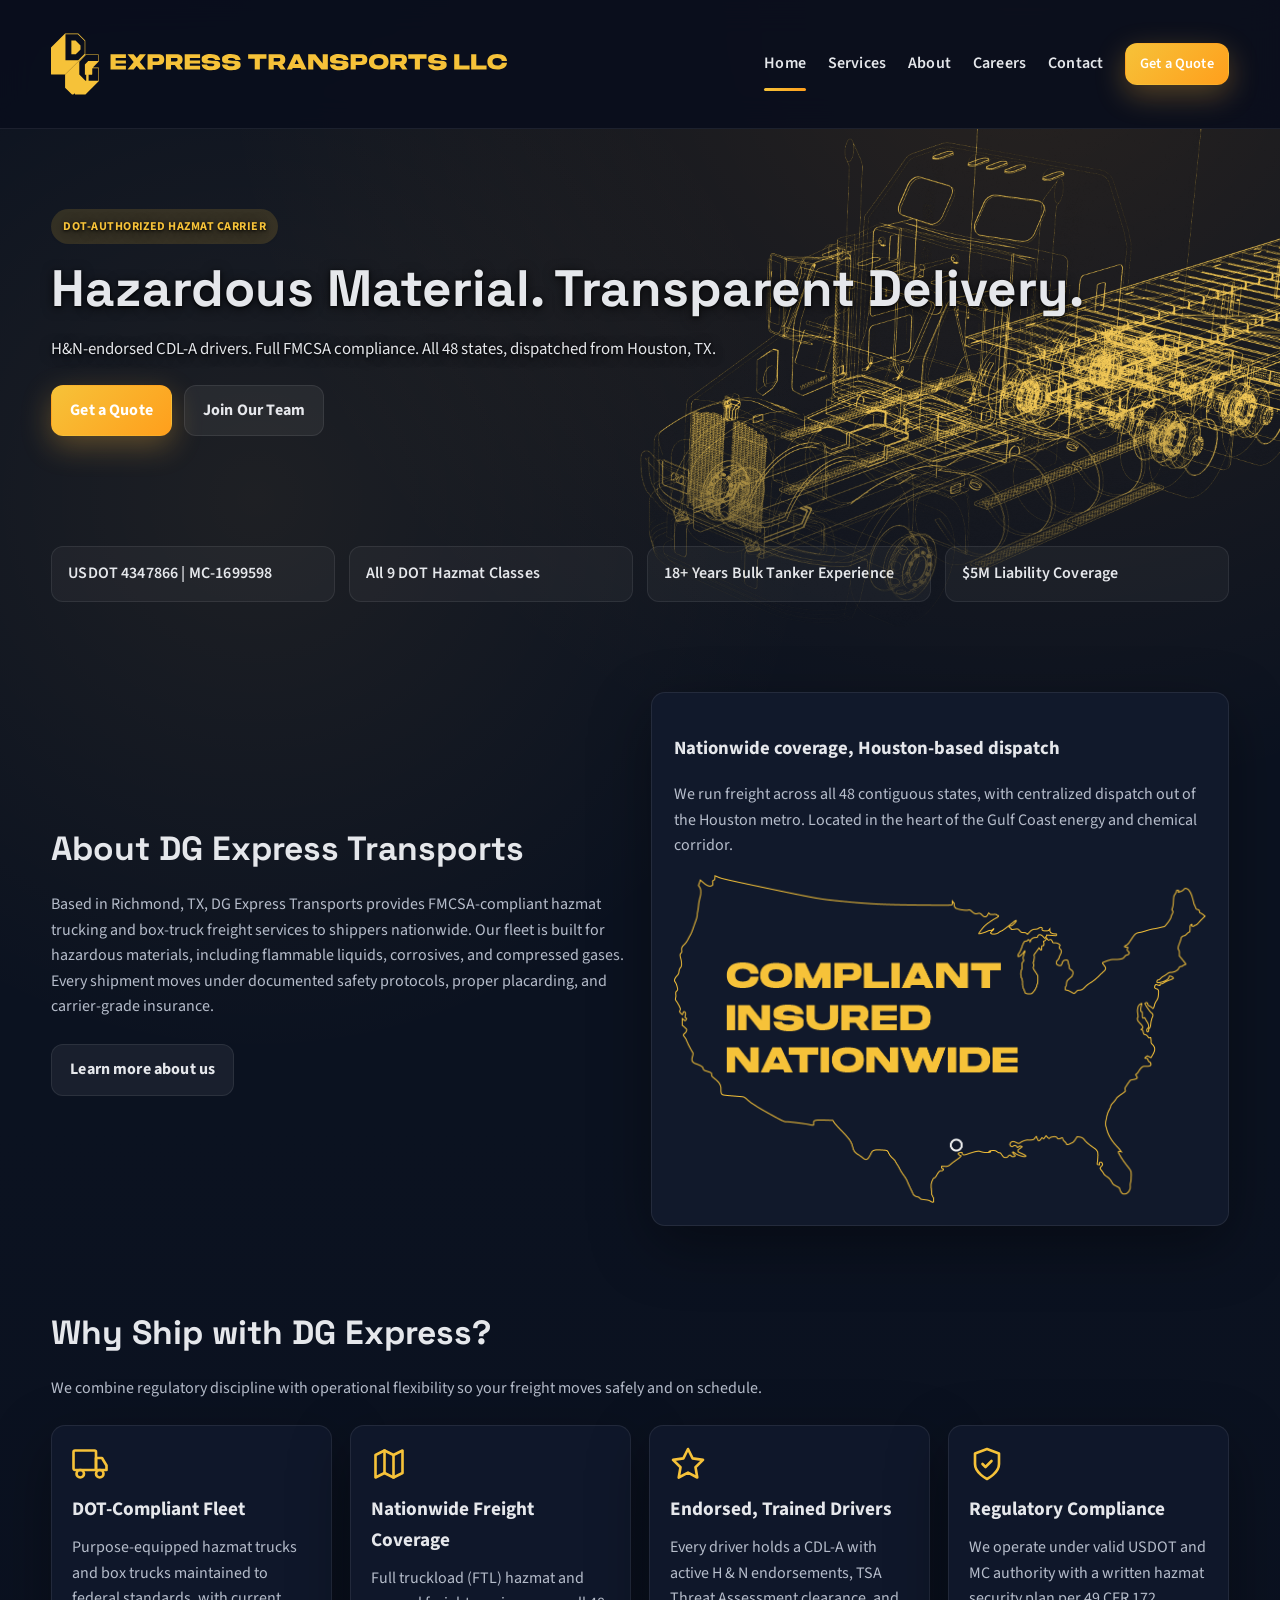
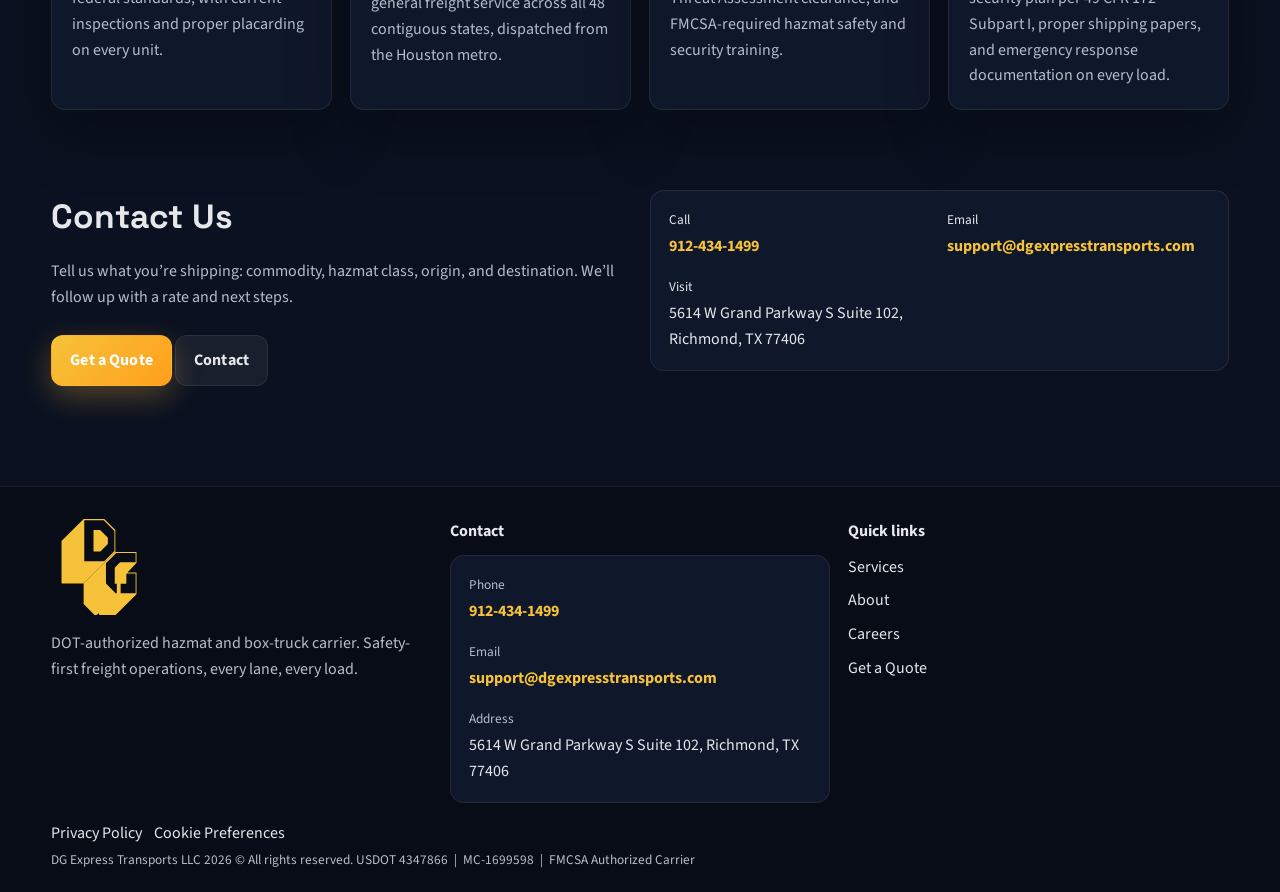
<file: index.html>
<!doctype html>
<html lang="en">
<head>
  <meta charset="UTF-8">
  <meta name="viewport" content="width=device-width, initial-scale=1.0">
  <title>DG Express Transports | Hazmat &amp; Box-Truck Freight Across America</title>
  <meta name="description" content="DOT-authorized hazmat and box-truck carrier serving shippers nationwide. CDL-A drivers with active H/N endorsements, full FMCSA compliance, and safety-first operations. Request a quote.">
  <!-- Open Graph / Social Preview -->
  <meta property="og:type" content="website">
  <meta property="og:site_name" content="DG Express Transports">
  <meta property="og:url" content="https://www.dgexpresstransports.com/">
  <meta property="og:title" content="DG Express Transports | Hazmat &amp; Box-Truck Freight Across America">
  <meta property="og:description" content="DOT-authorized hazmat and box-truck carrier serving shippers nationwide. CDL-A drivers with active H/N endorsements, full FMCSA compliance, and safety-first operations.">
  <meta property="og:image" content="https://www.dgexpresstransports.com/images/logos/preview.jpg">
  <meta property="og:image:secure_url" content="https://www.dgexpresstransports.com/images/logos/preview.jpg">
  <meta property="og:image:type" content="image/jpeg">
  <meta property="og:image:width" content="1200">
  <meta property="og:image:height" content="630">
  <meta property="og:image:alt" content="DG Express Transports — Hazmat &amp; Box-Truck Freight Carrier">
  <!-- Twitter Card -->
  <meta name="twitter:card" content="summary_large_image">
  <meta name="twitter:title" content="DG Express Transports | Hazmat &amp; Box-Truck Freight Across America">
  <meta name="twitter:description" content="DOT-authorized hazmat and box-truck carrier serving shippers nationwide. CDL-A drivers with active H/N endorsements, full FMCSA compliance, and safety-first operations.">
  <meta name="twitter:image" content="https://www.dgexpresstransports.com/images/logos/preview.jpg">
  <meta name="twitter:image:alt" content="DG Express Transports — Hazmat &amp; Box-Truck Freight Carrier">
  <!-- Canonical -->
  <link rel="canonical" href="https://www.dgexpresstransports.com/">
  <!-- Google Analytics: replace G-XXXXXXXXXX with your Measurement ID and uncomment -->
  <!--
  <script async src="https://www.googletagmanager.com/gtag/js?id=G-XXXXXXXXXX"></script>
  <script>
    window.dataLayer = window.dataLayer || [];
    function gtag(){dataLayer.push(arguments);}
    gtag('js', new Date());
    gtag('config', 'G-XXXXXXXXXX');
  </script>
  -->
  <!-- Structured Data -->
  <script type="application/ld+json">
  {
    "@context": "https://schema.org",
    "@type": "TruckingCompany",
    "name": "DG Express Transports LLC",
    "url": "https://www.dgexpresstransports.com",
    "logo": "https://www.dgexpresstransports.com/images/logos/logo-symbol.svg",
    "image": "https://www.dgexpresstransports.com/images/logos/preview.jpg",
    "description": "DOT-authorized hazmat and box-truck carrier serving shippers nationwide. CDL-A drivers with active H/N endorsements, full FMCSA compliance, and safety-first operations.",
    "telephone": "+19124341499",
    "email": "support@dgexpresstransports.com",
    "address": {
      "@type": "PostalAddress",
      "streetAddress": "5614 W Grand Parkway S Suite 102",
      "addressLocality": "Richmond",
      "addressRegion": "TX",
      "postalCode": "77406",
      "addressCountry": "US"
    },
    "areaServed": { "@type": "Country", "name": "United States" },
    "foundingDate": "2007"
  }
  </script>
  <link rel="stylesheet" href="styles.css">
</head>
<body data-page="home">
  <header>
    <div class="container navbar">
      <a class="brand" href="index.html">
        <img class="logo-wordmark" src="images/logos/logo-wordmark.svg" alt="DG Express Transports">
        <img class="logo-symbol" src="images/logos/logo-symbol.svg" alt="DG Express Transports">
      </a>
      <button class="menu-toggle" aria-label="Toggle navigation"><span></span></button>
      <nav class="nav-links">
        <a href="index.html" data-page="home">Home</a>
        <a href="services.html" data-page="services">Services</a>
        <a href="about.html" data-page="about">About</a>
        <a href="careers.html" data-page="careers">Careers</a>
        <a href="contact.html" data-page="contact">Contact</a>
        <a class="btn btn-primary" href="quote.html" data-page="quote">Get a Quote</a>
      </nav>
    </div>
  </header>

  <main class="container">
    <section class="hero has-bg">
      <div>
        <div class="eyebrow">DOT-authorized hazmat carrier</div>
        <h1>Hazardous Material. <span class="hero-line">Transparent Delivery.</span></h1>
        <p>H&amp;N-endorsed CDL-A drivers. Full FMCSA compliance. All 48 states, dispatched from Houston, TX.</p>
        <div class="actions">
          <a class="btn btn-primary" href="quote.html" data-page="quote">Get a Quote</a>
          <a class="btn btn-ghost" href="careers.html">Join Our Team</a>
        </div>
      </div>
    </section>

    <div class="trust-strip">
      <div class="trust-chip">USDOT 4347866 | MC-1699598</div>
      <div class="trust-chip">All 9 DOT Hazmat Classes</div>
      <div class="trust-chip">18+ Years Bulk Tanker Experience</div>
      <div class="trust-chip">$5M Liability Coverage</div>
    </div>

    <section class="section about-teaser">
      <div>
        <h2>About DG Express Transports</h2>
        <p class="lead">Based in Richmond, TX, DG Express Transports provides FMCSA-compliant hazmat trucking and box-truck freight services to shippers nationwide. Our fleet is built for hazardous materials, including flammable liquids, corrosives, and compressed gases. Every shipment moves under documented safety protocols, proper placarding, and carrier-grade insurance.</p>
        <a class="btn btn-ghost" href="about.html">Learn more about us</a>
      </div>
      <div class="panel">
        <h3>Nationwide coverage, Houston-based dispatch</h3>
        <p class="muted">We run freight across all 48 contiguous states, with centralized dispatch out of the Houston metro. Located in the heart of the Gulf Coast energy and chemical corridor.</p>
        <img src="images/map.png" alt="Coverage map" style="width:100%;border-radius:8px;margin-top:1rem;">
      </div>
    </section>

    <section class="section">
      <h2>Why Ship with DG Express?</h2>
      <p class="lead">We combine regulatory discipline with operational flexibility so your freight moves safely and on schedule.</p>
      <div class="cards-grid">
        <div class="card">
          <div class="card-icon" style="color:var(--accent);">
            <!-- Truck -->
            <svg xmlns="http://www.w3.org/2000/svg" width="36" height="36" viewBox="0 0 24 24" fill="none" stroke="currentColor" stroke-width="1.75" stroke-linecap="round" stroke-linejoin="round" aria-hidden="true"><rect x="1" y="3" width="15" height="13" rx="1"/><path d="M16 8h4l3 5v3h-7V8z"/><circle cx="5.5" cy="18.5" r="2.5"/><circle cx="18.5" cy="18.5" r="2.5"/></svg>
          </div>
          <h3>DOT-Compliant Fleet</h3>
          <p>Purpose-equipped hazmat trucks and box trucks maintained to federal standards, with current inspections and proper placarding on every unit.</p>
        </div>
        <div class="card">
          <div class="card-icon" style="color:var(--accent);">
            <!-- Map / coverage -->
            <svg xmlns="http://www.w3.org/2000/svg" width="36" height="36" viewBox="0 0 24 24" fill="none" stroke="currentColor" stroke-width="1.75" stroke-linecap="round" stroke-linejoin="round" aria-hidden="true"><polygon points="3 6 9 3 15 6 21 3 21 18 15 21 9 18 3 21"/><line x1="9" y1="3" x2="9" y2="18"/><line x1="15" y1="6" x2="15" y2="21"/></svg>
          </div>
          <h3>Nationwide Freight Coverage</h3>
          <p>Full truckload (FTL) hazmat and general freight service across all 48 contiguous states, dispatched from the Houston metro.</p>
        </div>
        <div class="card">
          <div class="card-icon" style="color:var(--accent);">
            <!-- Badge / credential -->
            <svg xmlns="http://www.w3.org/2000/svg" width="36" height="36" viewBox="0 0 24 24" fill="none" stroke="currentColor" stroke-width="1.75" stroke-linecap="round" stroke-linejoin="round" aria-hidden="true"><path d="M12 2l3.09 6.26L22 9.27l-5 4.87 1.18 6.88L12 17.77l-6.18 3.25L7 14.14 2 9.27l6.91-1.01L12 2z"/></svg>
          </div>
          <h3>Endorsed, Trained Drivers</h3>
          <p>Every driver holds a CDL-A with active H&nbsp;&amp;&nbsp;N endorsements, TSA Threat Assessment clearance, and FMCSA-required hazmat safety and security training.</p>
        </div>
        <div class="card">
          <div class="card-icon" style="color:var(--accent);">
            <!-- Shield / compliance -->
            <svg xmlns="http://www.w3.org/2000/svg" width="36" height="36" viewBox="0 0 24 24" fill="none" stroke="currentColor" stroke-width="1.75" stroke-linecap="round" stroke-linejoin="round" aria-hidden="true"><path d="M12 22s8-4 8-10V5l-8-3-8 3v7c0 6 8 10 8 10z"/><polyline points="9 12 11 14 15 10"/></svg>
          </div>
          <h3>Regulatory Compliance</h3>
          <p>We operate under valid USDOT and MC authority with a written hazmat security plan per 49&nbsp;CFR&nbsp;172 Subpart&nbsp;I, proper shipping papers, and emergency response documentation on every load.</p>
        </div>
      </div>
    </section>

    <section class="section">
      <div class="split">
        <div>
          <h2>Contact Us</h2>
          <p class="lead">Tell us what you’re shipping: commodity, hazmat class, origin, and destination. We’ll follow up with a rate and next steps.</p>
          <div class="actions">
            <a class="btn btn-primary" href="quote.html" data-page="quote">Get a Quote</a>
            <a class="btn btn-ghost" href="contact.html">Contact</a>
          </div>
        </div>
        <div class="contact-card">
          <div class="contact-item">
            <small>Call</small>
            <a href="tel:9124341499">912-434-1499</a>
          </div>
          <div class="contact-item">
            <small>Email</small>
            <a href="mailto:support@dgexpresstransports.com">support@dgexpresstransports.com</a>
          </div>
          <div class="contact-item">
            <small>Visit</small>
            <span>5614 W Grand Parkway S Suite 102, Richmond, TX 77406</span>
          </div>
        </div>
      </div>
    </section>
  </main>

  <footer class="footer">
    <div class="container">
      <div class="top">
        <div>
          <div class="brand" style="margin-bottom:10px;">
            <img src="images/logos/logo-symbol.svg" alt="DG Express logo symbol" style="height:96px;">
          </div>
          <p class="muted">DOT-authorized hazmat and box-truck carrier. Safety-first freight operations, every lane, every load.</p>
        </div>
        <div>
          <h4>Contact</h4>
          <div class="contact-card">
            <div class="contact-item"><small>Phone</small><a href="tel:9124341499">912-434-1499</a></div>
            <div class="contact-item"><small>Email</small><a href="mailto:support@dgexpresstransports.com">support@dgexpresstransports.com</a></div>
            <div class="contact-item"><small>Address</small><span>5614 W Grand Parkway S Suite 102, Richmond, TX 77406</span></div>
          </div>
        </div>
        <div>
          <h4>Quick links</h4>
          <div class="quick-links">
            <a href="services.html">Services</a>
            <a href="about.html">About</a>
            <a href="careers.html">Careers</a>
            <a href="quote.html">Get a Quote</a>
          </div>
        </div>
      </div>
      <div class="utility-links">
        <a href="privacy.html">Privacy Policy</a>
        <a href="cookies.html">Cookie Preferences</a>
      </div>
      <small>DG Express Transports LLC <span data-year></span> &copy; All rights reserved. USDOT&nbsp;4347866 &nbsp;|&nbsp; MC-1699598 &nbsp;|&nbsp; FMCSA Authorized Carrier</small>
    </div>
  </footer>
  <script src="script.js"></script>
</body>
</html>
</file>
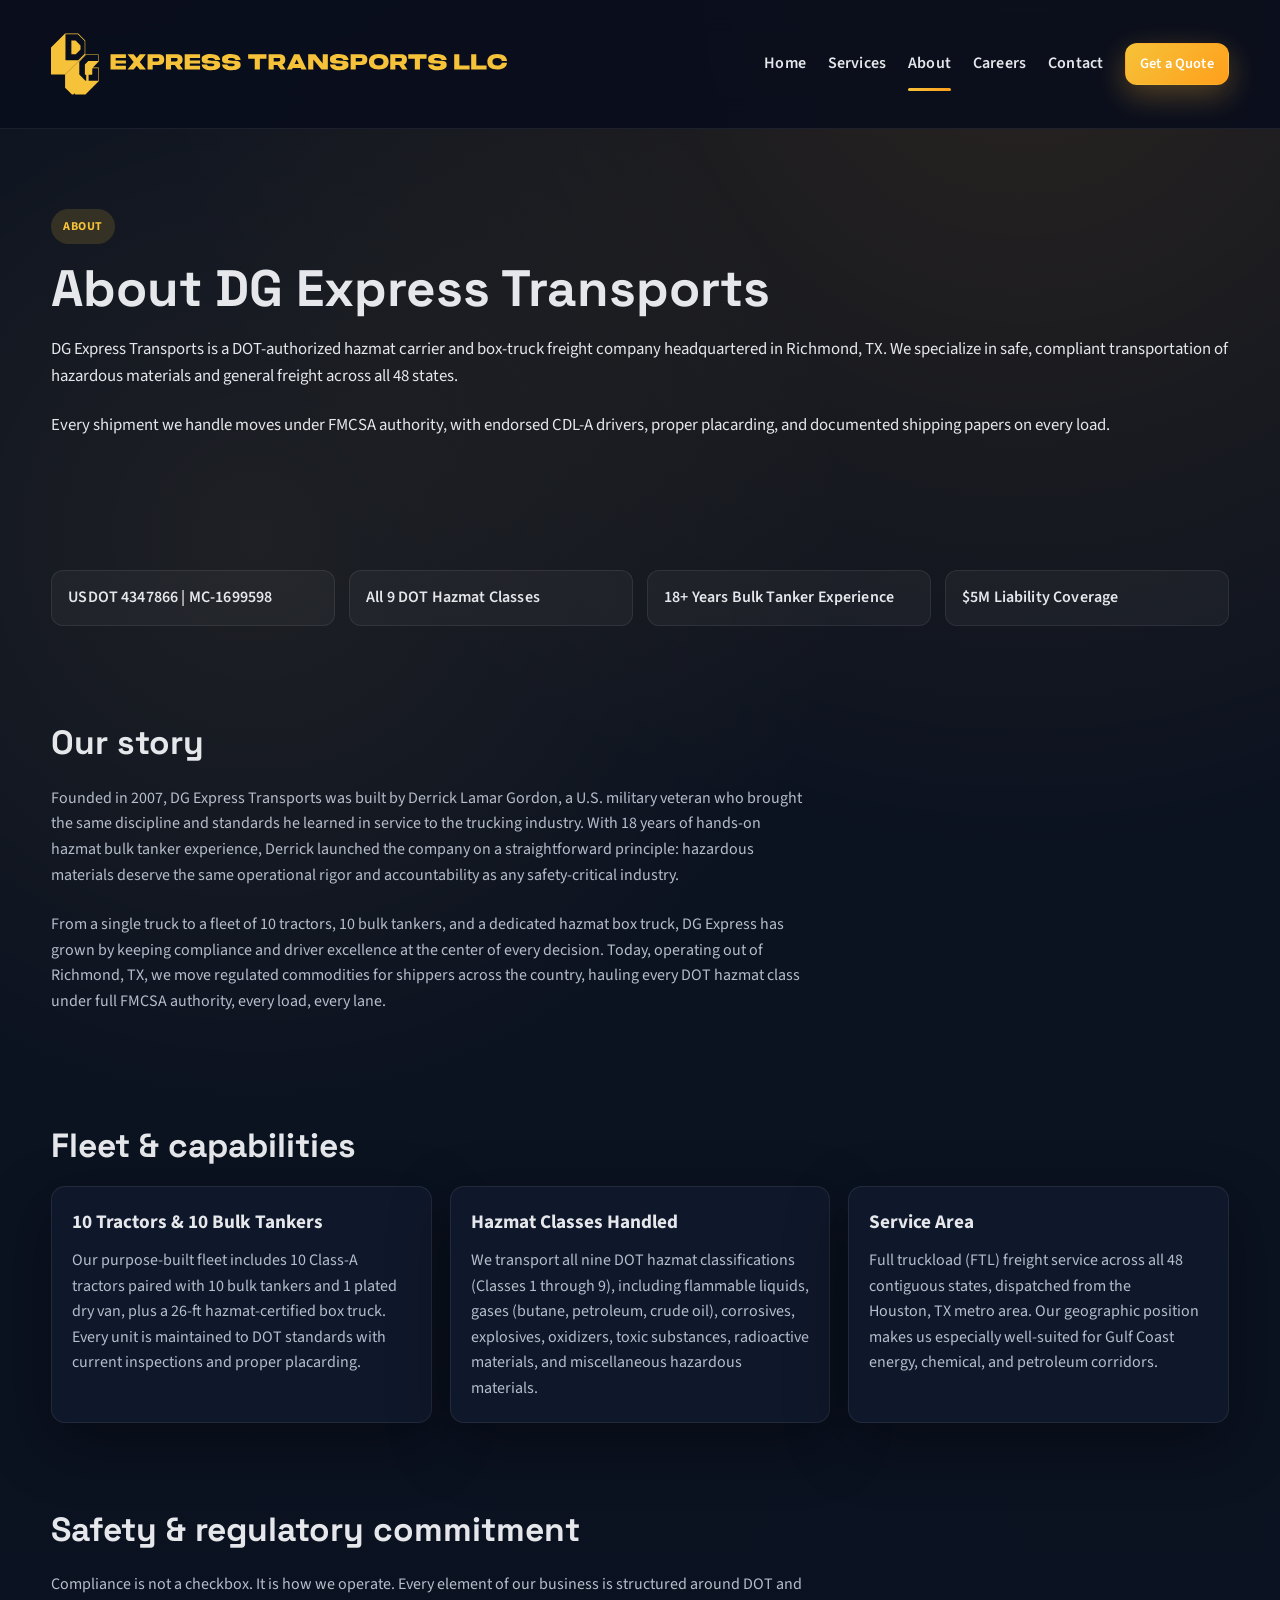
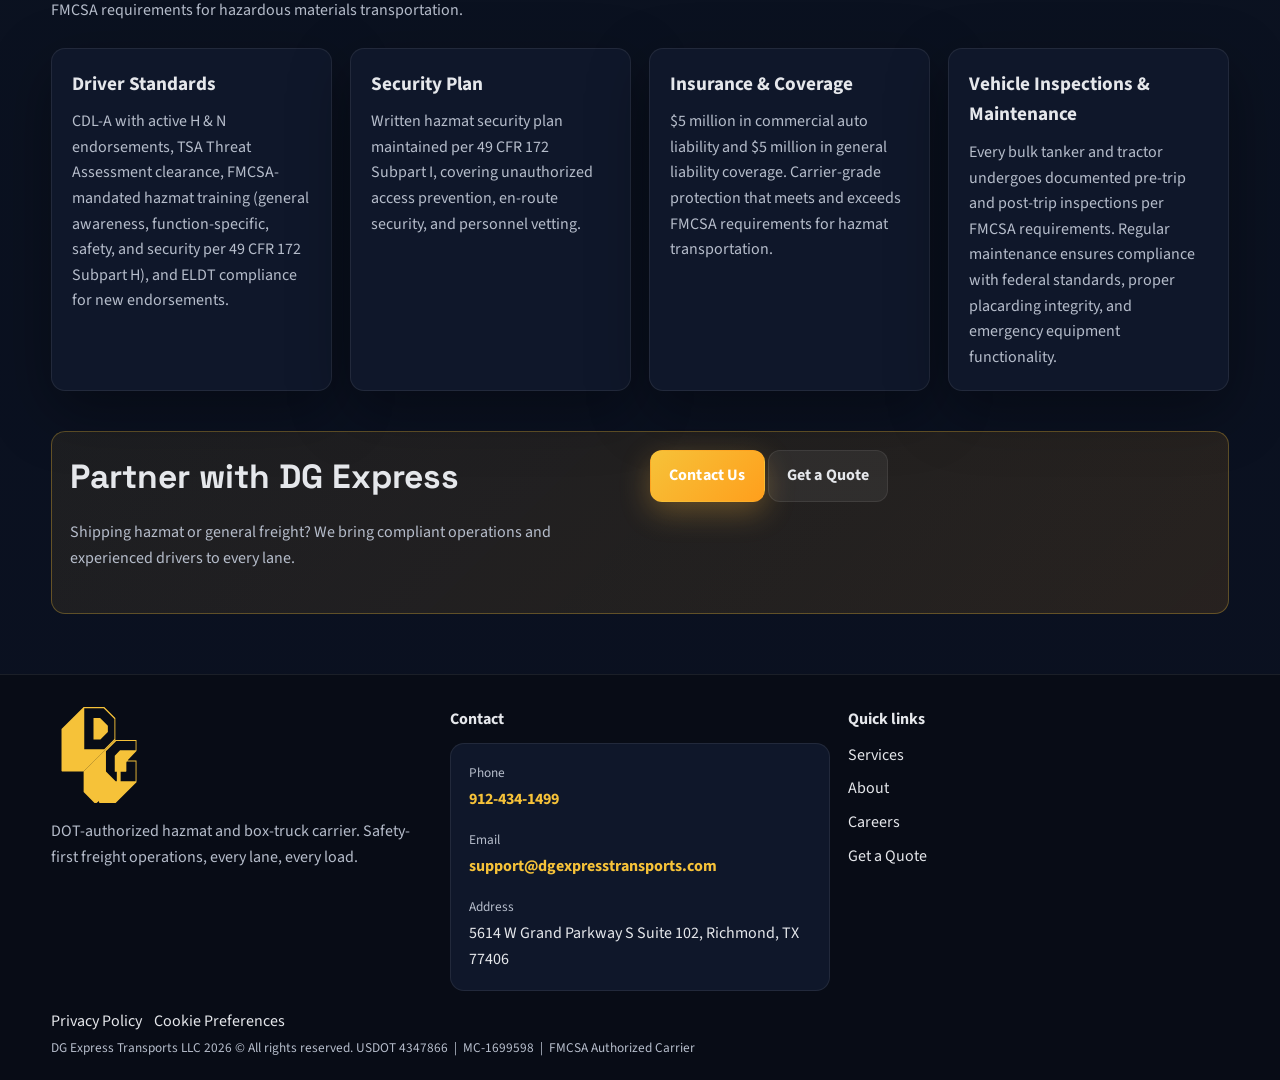
<file: about.html>
<!doctype html>
<html lang="en">
<head>
  <meta charset="UTF-8">
  <meta name="viewport" content="width=device-width, initial-scale=1.0">
  <title>About Us | DG Express Transports</title>
  <meta name="description" content="DOT-authorized hazmat carrier based in Richmond, TX. Learn about our fleet, driver qualifications, safety record, and commitment to FMCSA-compliant freight operations.">
  <!-- Open Graph / Social Preview -->
  <meta property="og:type" content="website">
  <meta property="og:site_name" content="DG Express Transports">
  <meta property="og:url" content="https://www.dgexpresstransports.com/about.html">
  <meta property="og:title" content="About Us | DG Express Transports">
  <meta property="og:description" content="DOT-authorized hazmat carrier based in Richmond, TX. Learn about our fleet, driver qualifications, safety record, and commitment to FMCSA-compliant freight operations.">
  <meta property="og:image" content="https://www.dgexpresstransports.com/images/logos/preview.jpg">
  <meta property="og:image:secure_url" content="https://www.dgexpresstransports.com/images/logos/preview.jpg">
  <meta property="og:image:type" content="image/jpeg">
  <meta property="og:image:width" content="1200">
  <meta property="og:image:height" content="630">
  <meta property="og:image:alt" content="DG Express Transports — Hazmat &amp; Box-Truck Freight Carrier">
  <!-- Twitter Card -->
  <meta name="twitter:card" content="summary_large_image">
  <meta name="twitter:title" content="About Us | DG Express Transports">
  <meta name="twitter:description" content="DOT-authorized hazmat carrier based in Richmond, TX. Learn about our fleet, driver qualifications, safety record, and commitment to FMCSA-compliant freight operations.">
  <meta name="twitter:image" content="https://www.dgexpresstransports.com/images/logos/preview.jpg">
  <meta name="twitter:image:alt" content="DG Express Transports — Hazmat &amp; Box-Truck Freight Carrier">
  <!-- Canonical -->
  <link rel="canonical" href="https://www.dgexpresstransports.com/about.html">
  <!-- Google Analytics: replace G-XXXXXXXXXX with your Measurement ID and uncomment -->
  <!--
  <script async src="https://www.googletagmanager.com/gtag/js?id=G-XXXXXXXXXX"></script>
  <script>
    window.dataLayer = window.dataLayer || [];
    function gtag(){dataLayer.push(arguments);}
    gtag('js', new Date());
    gtag('config', 'G-XXXXXXXXXX');
  </script>
  -->
  <link rel="stylesheet" href="styles.css">
</head>
<body data-page="about">
  <header>
    <div class="container navbar">
      <a class="brand" href="index.html">
        <img class="logo-wordmark" src="images/logos/logo-wordmark.svg" alt="DG Express Transports">
        <img class="logo-symbol" src="images/logos/logo-symbol.svg" alt="DG Express Transports">
      </a>
      <button class="menu-toggle" aria-label="Toggle navigation"><span></span></button>
      <nav class="nav-links">
        <a href="index.html" data-page="home">Home</a>
        <a href="services.html" data-page="services">Services</a>
        <a href="about.html" data-page="about">About</a>
        <a href="careers.html" data-page="careers">Careers</a>
        <a href="contact.html" data-page="contact">Contact</a>
        <a class="btn btn-primary" href="quote.html" data-page="quote">Get a Quote</a>
      </nav>
    </div>
  </header>

  <main class="container">
    <section class="hero">
      <div>
        <div class="eyebrow">About</div>
        <h1>About DG Express Transports</h1>
        <p>DG Express Transports is a DOT-authorized hazmat carrier and box-truck freight company headquartered in Richmond,&nbsp;TX. We specialize in safe, compliant transportation of hazardous materials and general freight across all 48 states.</p>
        <p>Every shipment we handle moves under FMCSA authority, with endorsed CDL-A drivers, proper placarding, and documented shipping papers on every load.</p>
      </div>
    </section>

    <div class="trust-strip">
      <div class="trust-chip">USDOT 4347866 | MC-1699598</div>
      <div class="trust-chip">All 9 DOT Hazmat Classes</div>
      <div class="trust-chip">18+ Years Bulk Tanker Experience</div>
      <div class="trust-chip">$5M Liability Coverage</div>
    </div>

    <section class="section">
      <h2>Our story</h2>
      <p class="lead">Founded in 2007, DG Express Transports was built by Derrick Lamar Gordon, a U.S. military veteran who brought the same discipline and standards he learned in service to the trucking industry. With 18 years of hands-on hazmat bulk tanker experience, Derrick launched the company on a straightforward principle: hazardous materials deserve the same operational rigor and accountability as any safety-critical industry.</p>
      <p class="lead">From a single truck to a fleet of 10 tractors, 10 bulk tankers, and a dedicated hazmat box truck, DG Express has grown by keeping compliance and driver excellence at the center of every decision. Today, operating out of Richmond, TX, we move regulated commodities for shippers across the country, hauling every DOT hazmat class under full FMCSA authority, every load, every lane.</p>
    </section>

    <section class="section">
      <h2>Fleet &amp; capabilities</h2>
      <div class="cards-grid">
        <div class="card">
          <h3>10 Tractors &amp; 10 Bulk Tankers</h3>
          <p>Our purpose-built fleet includes 10 Class-A tractors paired with 10 bulk tankers and 1 plated dry van, plus a 26-ft hazmat-certified box truck. Every unit is maintained to DOT standards with current inspections and proper placarding.</p>
        </div>
        <div class="card">
          <h3>Hazmat Classes Handled</h3>
          <p>We transport all nine DOT hazmat classifications (Classes 1 through 9), including flammable liquids, gases (butane, petroleum, crude oil), corrosives, explosives, oxidizers, toxic substances, radioactive materials, and miscellaneous hazardous materials.</p>
        </div>
        <div class="card">
          <h3>Service Area</h3>
          <p>Full truckload (FTL) freight service across all 48 contiguous states, dispatched from the Houston,&nbsp;TX metro area. Our geographic position makes us especially well-suited for Gulf Coast energy, chemical, and petroleum corridors.</p>
        </div>
      </div>
    </section>

    <section class="section">
      <h2>Safety &amp; regulatory commitment</h2>
      <p class="lead">Compliance is not a checkbox. It is how we operate. Every element of our business is structured around DOT and FMCSA requirements for hazardous materials transportation.</p>
      <div class="cards-grid">
        <div class="card">
          <h3>Driver Standards</h3>
          <p>CDL-A with active H&nbsp;&amp;&nbsp;N endorsements, TSA Threat Assessment clearance, FMCSA-mandated hazmat training (general awareness, function-specific, safety, and security per 49&nbsp;CFR&nbsp;172 Subpart&nbsp;H), and ELDT compliance for new endorsements.</p>
        </div>
        <div class="card">
          <h3>Security Plan</h3>
          <p>Written hazmat security plan maintained per 49&nbsp;CFR&nbsp;172 Subpart&nbsp;I, covering unauthorized access prevention, en-route security, and personnel vetting.</p>
        </div>
        <div class="card">
          <h3>Insurance &amp; Coverage</h3>
          <p>$5 million in commercial auto liability and $5 million in general liability coverage. Carrier-grade protection that meets and exceeds FMCSA requirements for hazmat transportation.</p>
        </div>
        <div class="card">
          <h3>Vehicle Inspections &amp; Maintenance</h3>
          <p>Every bulk tanker and tractor undergoes documented pre-trip and post-trip inspections per FMCSA requirements. Regular maintenance ensures compliance with federal standards, proper placarding integrity, and emergency equipment functionality.</p>
        </div>
      </div>
    </section>

    <section class="section highlight-panel">
      <div class="split">
        <div>
          <h2>Partner with DG Express</h2>
          <p class="lead">Shipping hazmat or general freight? We bring compliant operations and experienced drivers to every lane.</p>
        </div>
        <div class="actions" style="justify-content:flex-end; gap:12px; flex-wrap:wrap;">
          <a class="btn btn-primary" href="contact.html">Contact Us</a>
          <a class="btn btn-ghost" href="quote.html">Get a Quote</a>
        </div>
      </div>
    </section>
  </main>

  <footer class="footer">
    <div class="container">
      <div class="top">
        <div>
          <div class="brand" style="margin-bottom:10px;">
            <img src="images/logos/logo-symbol.svg" alt="DG Express logo symbol" style="height:96px;">
          </div>
          <p class="muted">DOT-authorized hazmat and box-truck carrier. Safety-first freight operations, every lane, every load.</p>
        </div>
        <div>
          <h4>Contact</h4>
          <div class="contact-card">
            <div class="contact-item"><small>Phone</small><a href="tel:9124341499">912-434-1499</a></div>
            <div class="contact-item"><small>Email</small><a href="mailto:support@dgexpresstransports.com">support@dgexpresstransports.com</a></div>
            <div class="contact-item"><small>Address</small><span>5614 W Grand Parkway S Suite 102, Richmond, TX 77406</span></div>
          </div>
        </div>
        <div>
          <h4>Quick links</h4>
          <div class="quick-links">
            <a href="services.html">Services</a>
            <a href="about.html">About</a>
            <a href="careers.html">Careers</a>
            <a href="quote.html">Get a Quote</a>
          </div>
        </div>
      </div>
      <div class="utility-links">
        <a href="privacy.html">Privacy Policy</a>
        <a href="cookies.html">Cookie Preferences</a>
      </div>
      <small>DG Express Transports LLC <span data-year></span> &copy; All rights reserved. USDOT&nbsp;4347866 &nbsp;|&nbsp; MC-1699598 &nbsp;|&nbsp; FMCSA Authorized Carrier</small>
    </div>
  </footer>
  <script src="script.js"></script>
</body>
</html>
</file>
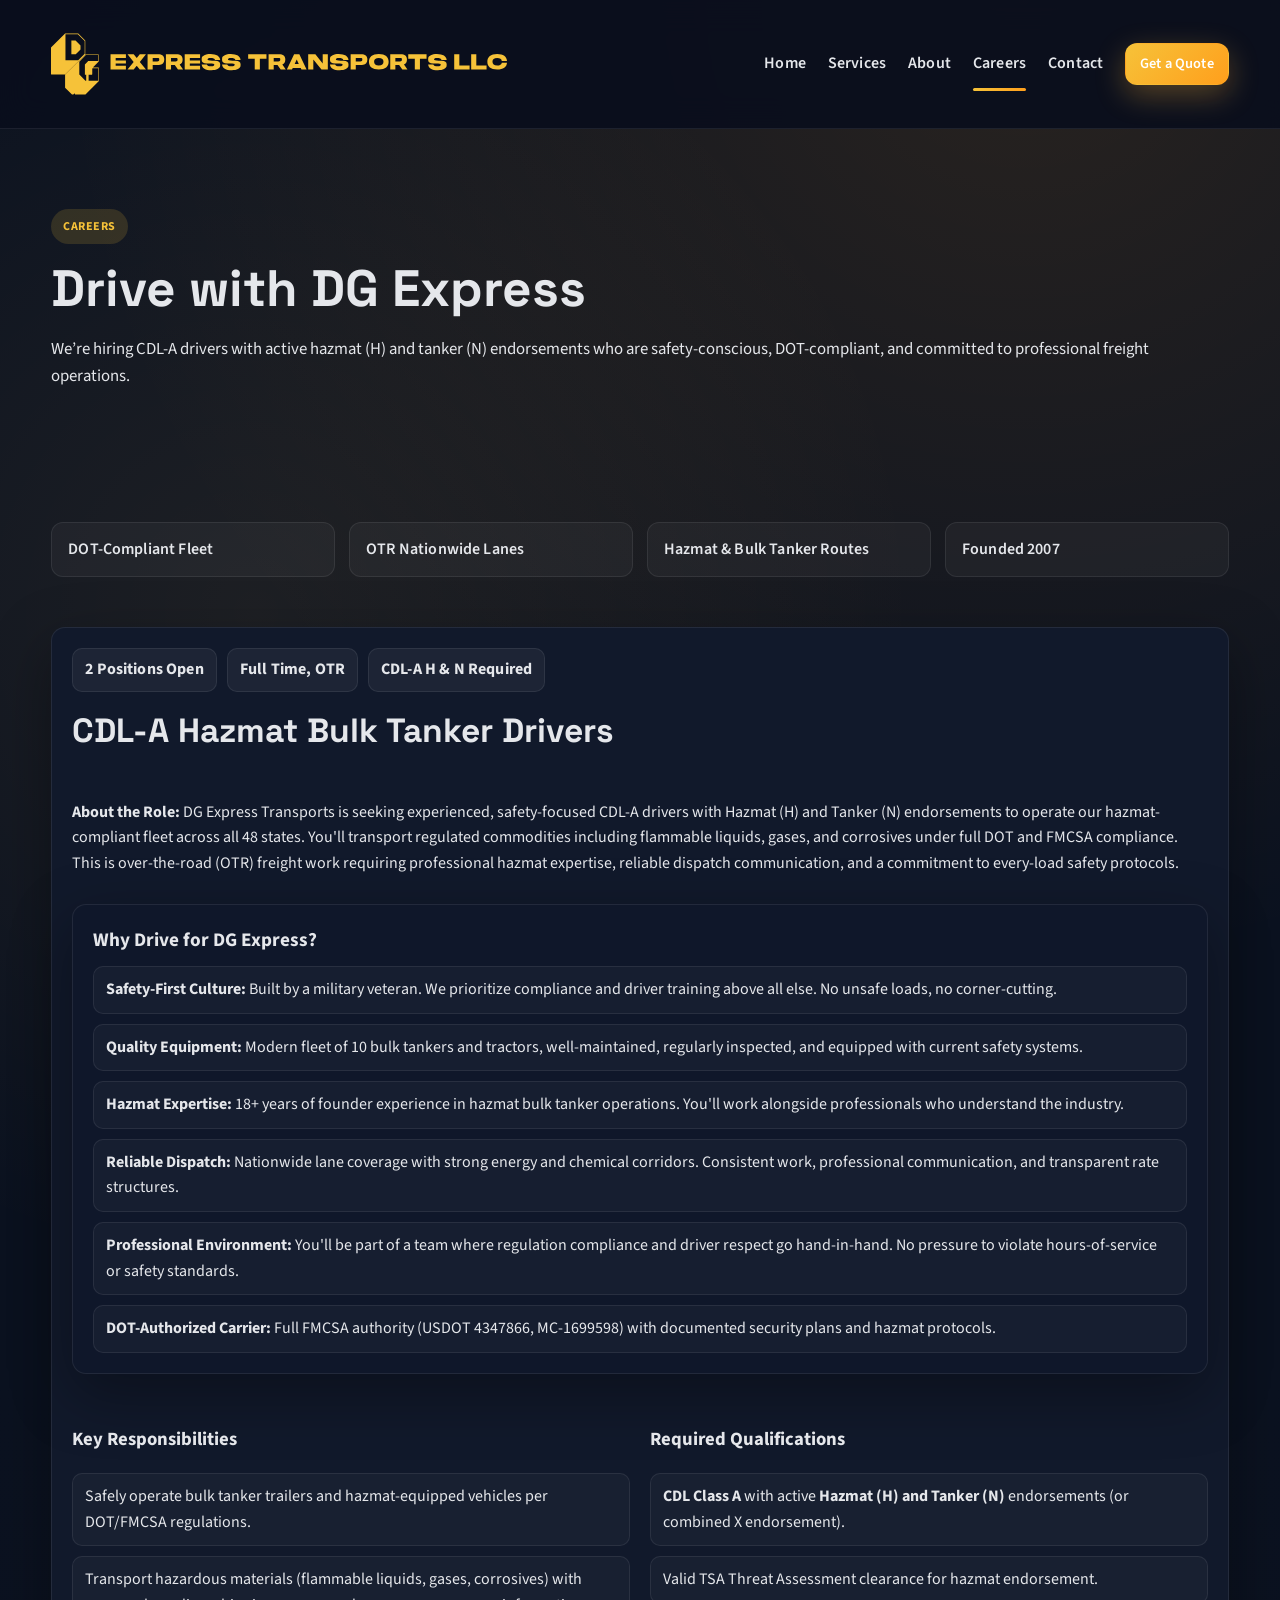
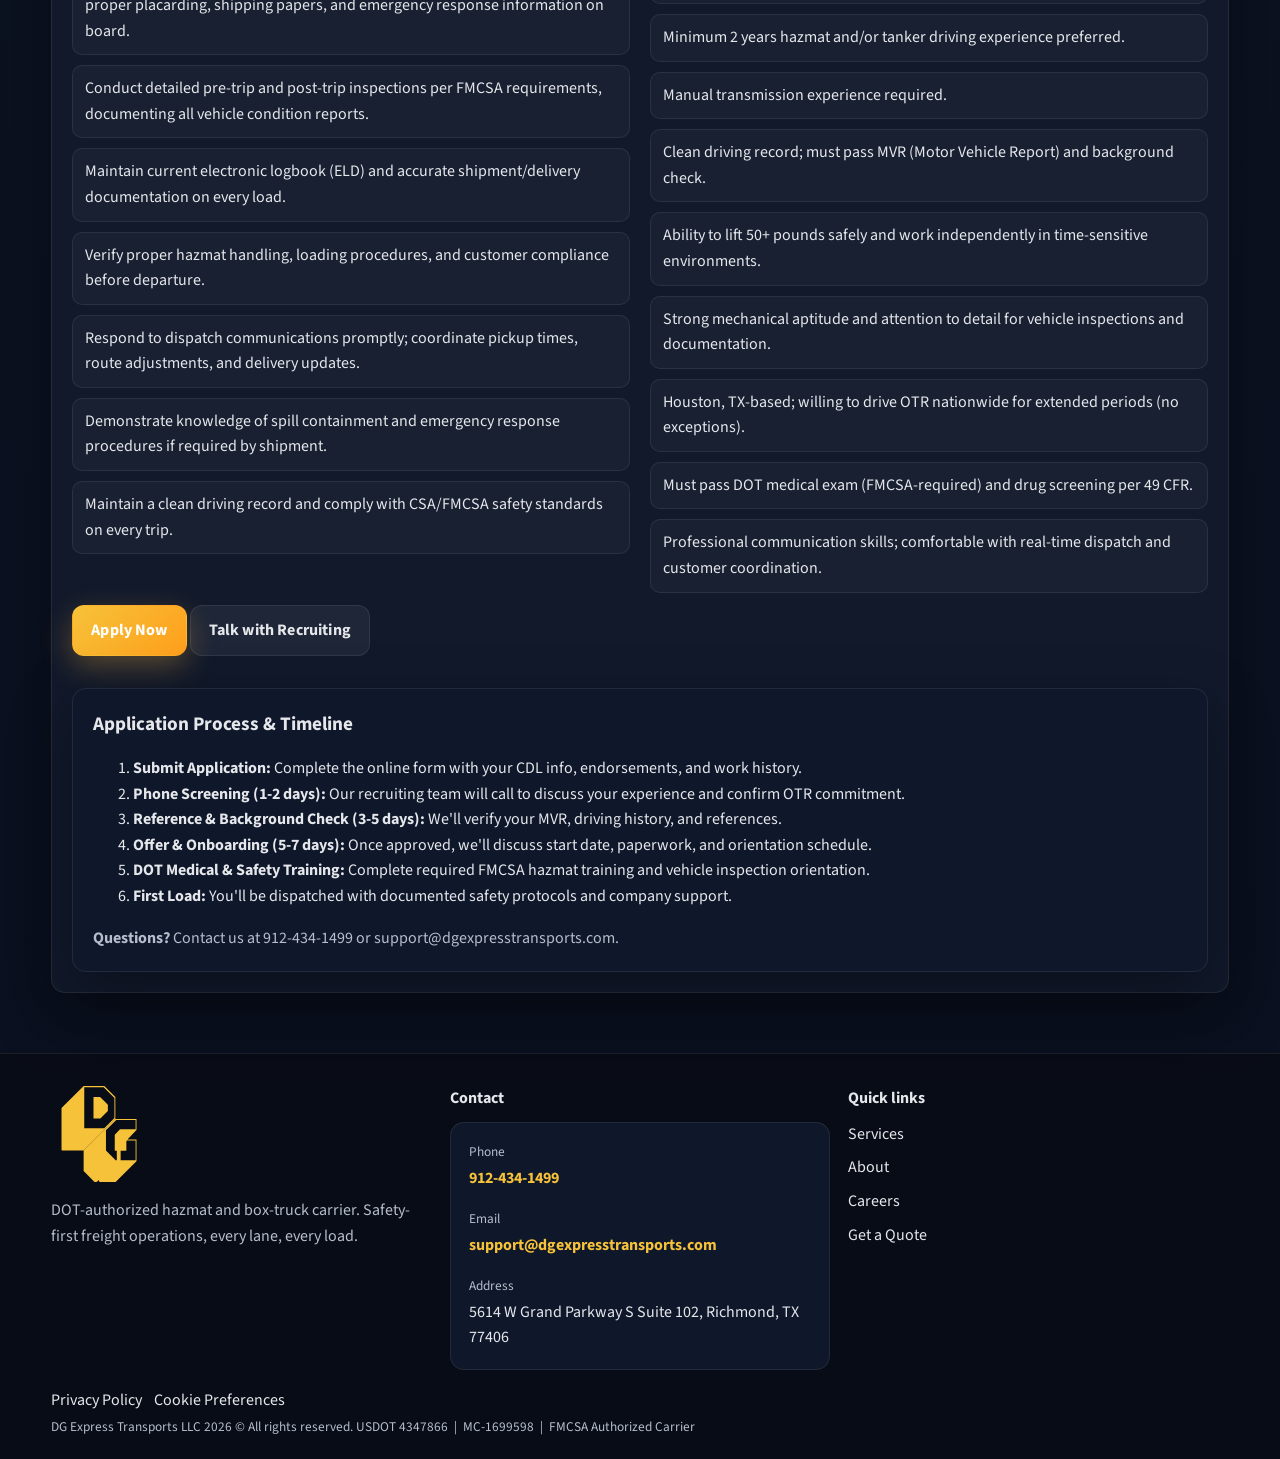
<file: careers.html>
<!doctype html>
<html lang="en">
<head>
  <meta charset="UTF-8">
  <meta name="viewport" content="width=device-width, initial-scale=1.0">
  <title>Careers | DG Express Transports</title>
  <meta name="description" content="Drive for DG Express Transports. CDL-A hazmat and tanker positions available. DOT-compliant operations, safety-first culture, and OTR freight lanes nationwide.">
  <!-- Open Graph / Social Preview -->
  <meta property="og:type" content="website">
  <meta property="og:site_name" content="DG Express Transports">
  <meta property="og:url" content="https://www.dgexpresstransports.com/careers.html">
  <meta property="og:title" content="Careers | DG Express Transports">
  <meta property="og:description" content="Drive for DG Express Transports. CDL-A hazmat and tanker positions available. DOT-compliant operations, safety-first culture, and OTR freight lanes nationwide.">
  <meta property="og:image" content="https://www.dgexpresstransports.com/images/logos/preview.jpg">
  <meta property="og:image:secure_url" content="https://www.dgexpresstransports.com/images/logos/preview.jpg">
  <meta property="og:image:type" content="image/jpeg">
  <meta property="og:image:width" content="1200">
  <meta property="og:image:height" content="630">
  <meta property="og:image:alt" content="DG Express Transports — Hazmat &amp; Box-Truck Freight Carrier">
  <!-- Twitter Card -->
  <meta name="twitter:card" content="summary_large_image">
  <meta name="twitter:title" content="Careers | DG Express Transports">
  <meta name="twitter:description" content="Drive for DG Express Transports. CDL-A hazmat and tanker positions available. DOT-compliant operations, safety-first culture, and OTR freight lanes nationwide.">
  <meta name="twitter:image" content="https://www.dgexpresstransports.com/images/logos/preview.jpg">
  <meta name="twitter:image:alt" content="DG Express Transports — Hazmat &amp; Box-Truck Freight Carrier">
  <!-- Canonical -->
  <link rel="canonical" href="https://www.dgexpresstransports.com/careers.html">
  <!-- Google Analytics: replace G-XXXXXXXXXX with your Measurement ID and uncomment -->
  <!--
  <script async src="https://www.googletagmanager.com/gtag/js?id=G-XXXXXXXXXX"></script>
  <script>
    window.dataLayer = window.dataLayer || [];
    function gtag(){dataLayer.push(arguments);}
    gtag('js', new Date());
    gtag('config', 'G-XXXXXXXXXX');
  </script>
  -->
  <link rel="stylesheet" href="styles.css">
</head>
<body data-page="careers">
  <header>
    <div class="container navbar">
      <a class="brand" href="index.html">
        <img class="logo-wordmark" src="images/logos/logo-wordmark.svg" alt="DG Express Transports">
        <img class="logo-symbol" src="images/logos/logo-symbol.svg" alt="DG Express Transports">
      </a>
      <button class="menu-toggle" aria-label="Toggle navigation"><span></span></button>
      <nav class="nav-links">
        <a href="index.html" data-page="home">Home</a>
        <a href="services.html" data-page="services">Services</a>
        <a href="about.html" data-page="about">About</a>
        <a href="careers.html" data-page="careers">Careers</a>
        <a href="contact.html" data-page="contact">Contact</a>
        <a class="btn btn-primary" href="quote.html" data-page="quote">Get a Quote</a>
      </nav>
    </div>
  </header>

  <main class="container">
    <section class="hero">
      <div>
        <div class="eyebrow">Careers</div>
        <h1>Drive with DG Express</h1>
        <p>We’re hiring CDL-A drivers with active hazmat (H) and tanker (N) endorsements who are safety-conscious, DOT-compliant, and committed to professional freight operations.</p>
      </div>
    </section>

    <div class="trust-strip">
      <div class="trust-chip">DOT-Compliant Fleet</div>
      <div class="trust-chip">OTR Nationwide Lanes</div>
      <div class="trust-chip">Hazmat &amp; Bulk Tanker Routes</div>
      <div class="trust-chip">Founded 2007</div>
    </div>

    <section class="section form-panel">
      <div class="job-card">
        <div class="badges">
          <span class="badge">2 Positions Open</span>
          <span class="badge">Full Time, OTR</span>
          <span class="badge">CDL-A H &amp; N Required</span>
        </div>
        <h2>CDL-A Hazmat Bulk Tanker Drivers</h2>
        <p><strong>About the Role:</strong> DG Express Transports is seeking experienced, safety-focused CDL-A drivers with Hazmat (H) and Tanker (N) endorsements to operate our hazmat-compliant fleet across all 48 states. You'll transport regulated commodities including flammable liquids, gases, and corrosives under full DOT and FMCSA compliance. This is over-the-road (OTR) freight work requiring professional hazmat expertise, reliable dispatch communication, and a commitment to every-load safety protocols.</p>

        <div class="card" style="margin-bottom:20px;">
          <h3>Why Drive for DG Express?</h3>
          <ul class="clean">
            <li><strong>Safety-First Culture:</strong> Built by a military veteran. We prioritize compliance and driver training above all else. No unsafe loads, no corner-cutting.</li>
            <li><strong>Quality Equipment:</strong> Modern fleet of 10 bulk tankers and tractors, well-maintained, regularly inspected, and equipped with current safety systems.</li>
            <li><strong>Hazmat Expertise:</strong> 18+ years of founder experience in hazmat bulk tanker operations. You'll work alongside professionals who understand the industry.</li>
            <li><strong>Reliable Dispatch:</strong> Nationwide lane coverage with strong energy and chemical corridors. Consistent work, professional communication, and transparent rate structures.</li>
            <li><strong>Professional Environment:</strong> You'll be part of a team where regulation compliance and driver respect go hand-in-hand. No pressure to violate hours-of-service or safety standards.</li>
            <li><strong>DOT-Authorized Carrier:</strong> Full FMCSA authority (USDOT 4347866, MC-1699598) with documented security plans and hazmat protocols.</li>
          </ul>
        </div>

        <div class="split">
          <div>
            <h3>Key Responsibilities</h3>
            <ul class="clean">
              <li>Safely operate bulk tanker trailers and hazmat-equipped vehicles per DOT/FMCSA regulations.</li>
              <li>Transport hazardous materials (flammable liquids, gases, corrosives) with proper placarding, shipping papers, and emergency response information on board.</li>
              <li>Conduct detailed pre-trip and post-trip inspections per FMCSA requirements, documenting all vehicle condition reports.</li>
              <li>Maintain current electronic logbook (ELD) and accurate shipment/delivery documentation on every load.</li>
              <li>Verify proper hazmat handling, loading procedures, and customer compliance before departure.</li>
              <li>Respond to dispatch communications promptly; coordinate pickup times, route adjustments, and delivery updates.</li>
              <li>Demonstrate knowledge of spill containment and emergency response procedures if required by shipment.</li>
              <li>Maintain a clean driving record and comply with CSA/FMCSA safety standards on every trip.</li>
            </ul>
          </div>
          <div>
            <h3>Required Qualifications</h3>
            <ul class="clean">
              <li><strong>CDL Class A</strong> with active <strong>Hazmat (H) and Tanker (N)</strong> endorsements (or combined X endorsement).</li>
              <li>Valid TSA Threat Assessment clearance for hazmat endorsement.</li>
              <li>Minimum 2 years hazmat and/or tanker driving experience preferred.</li>
              <li>Manual transmission experience required.</li>
              <li>Clean driving record; must pass MVR (Motor Vehicle Report) and background check.</li>
              <li>Ability to lift 50+ pounds safely and work independently in time-sensitive environments.</li>
              <li>Strong mechanical aptitude and attention to detail for vehicle inspections and documentation.</li>
              <li>Houston, TX-based; willing to drive OTR nationwide for extended periods (no exceptions).</li>
              <li>Must pass DOT medical exam (FMCSA-required) and drug screening per 49 CFR.</li>
              <li>Professional communication skills; comfortable with real-time dispatch and customer coordination.</li>
            </ul>
          </div>
        </div>
        <div class="actions" style="gap:12px; flex-wrap:wrap;">
          <a class="btn btn-primary" href="https://docs.google.com/forms/d/e/1FAIpQLSecJ7wESYtJOjEVP-eJQrZFnya4dJHV3i2p7LfS1VWnrH6Mkw/viewform" target="_blank" rel="noopener">Apply Now</a>
          <a class="btn btn-ghost" href="contact.html">Talk with Recruiting</a>
        </div>

        <div class="card" style="margin-top:20px;">
          <h3>Application Process &amp; Timeline</h3>
          <ol class="clean">
            <li><strong>Submit Application:</strong> Complete the online form with your CDL info, endorsements, and work history.</li>
            <li><strong>Phone Screening (1-2 days):</strong> Our recruiting team will call to discuss your experience and confirm OTR commitment.</li>
            <li><strong>Reference &amp; Background Check (3-5 days):</strong> We'll verify your MVR, driving history, and references.</li>
            <li><strong>Offer &amp; Onboarding (5-7 days):</strong> Once approved, we'll discuss start date, paperwork, and orientation schedule.</li>
            <li><strong>DOT Medical &amp; Safety Training:</strong> Complete required FMCSA hazmat training and vehicle inspection orientation.</li>
            <li><strong>First Load:</strong> You'll be dispatched with documented safety protocols and company support.</li>
          </ol>
          <p class="muted"><strong>Questions?</strong> Contact us at <a href="tel:9124341499">912-434-1499</a> or <a href="mailto:support@dgexpresstransports.com">support@dgexpresstransports.com</a>.</p>
        </div>
      </div>
    </section>
  </main>

  <footer class="footer">
    <div class="container">
      <div class="top">
        <div>
          <div class="brand" style="margin-bottom:10px;">
            <img src="images/logos/logo-symbol.svg" alt="DG Express logo symbol" style="height:96px;">
          </div>
          <p class="muted">DOT-authorized hazmat and box-truck carrier. Safety-first freight operations, every lane, every load.</p>
        </div>
        <div>
          <h4>Contact</h4>
          <div class="contact-card">
            <div class="contact-item"><small>Phone</small><a href="tel:9124341499">912-434-1499</a></div>
            <div class="contact-item"><small>Email</small><a href="mailto:support@dgexpresstransports.com">support@dgexpresstransports.com</a></div>
            <div class="contact-item"><small>Address</small><span>5614 W Grand Parkway S Suite 102, Richmond, TX 77406</span></div>
          </div>
        </div>
        <div>
          <h4>Quick links</h4>
          <div class="quick-links">
            <a href="services.html">Services</a>
            <a href="about.html">About</a>
            <a href="careers.html">Careers</a>
            <a href="quote.html">Get a Quote</a>
          </div>
        </div>
      </div>
      <div class="utility-links">
        <a href="privacy.html">Privacy Policy</a>
        <a href="cookies.html">Cookie Preferences</a>
      </div>
      <small>DG Express Transports LLC <span data-year></span> &copy; All rights reserved. USDOT&nbsp;4347866 &nbsp;|&nbsp; MC-1699598 &nbsp;|&nbsp; FMCSA Authorized Carrier</small>
    </div>
  </footer>
  <script src="script.js"></script>
</body>
</html>
</file>
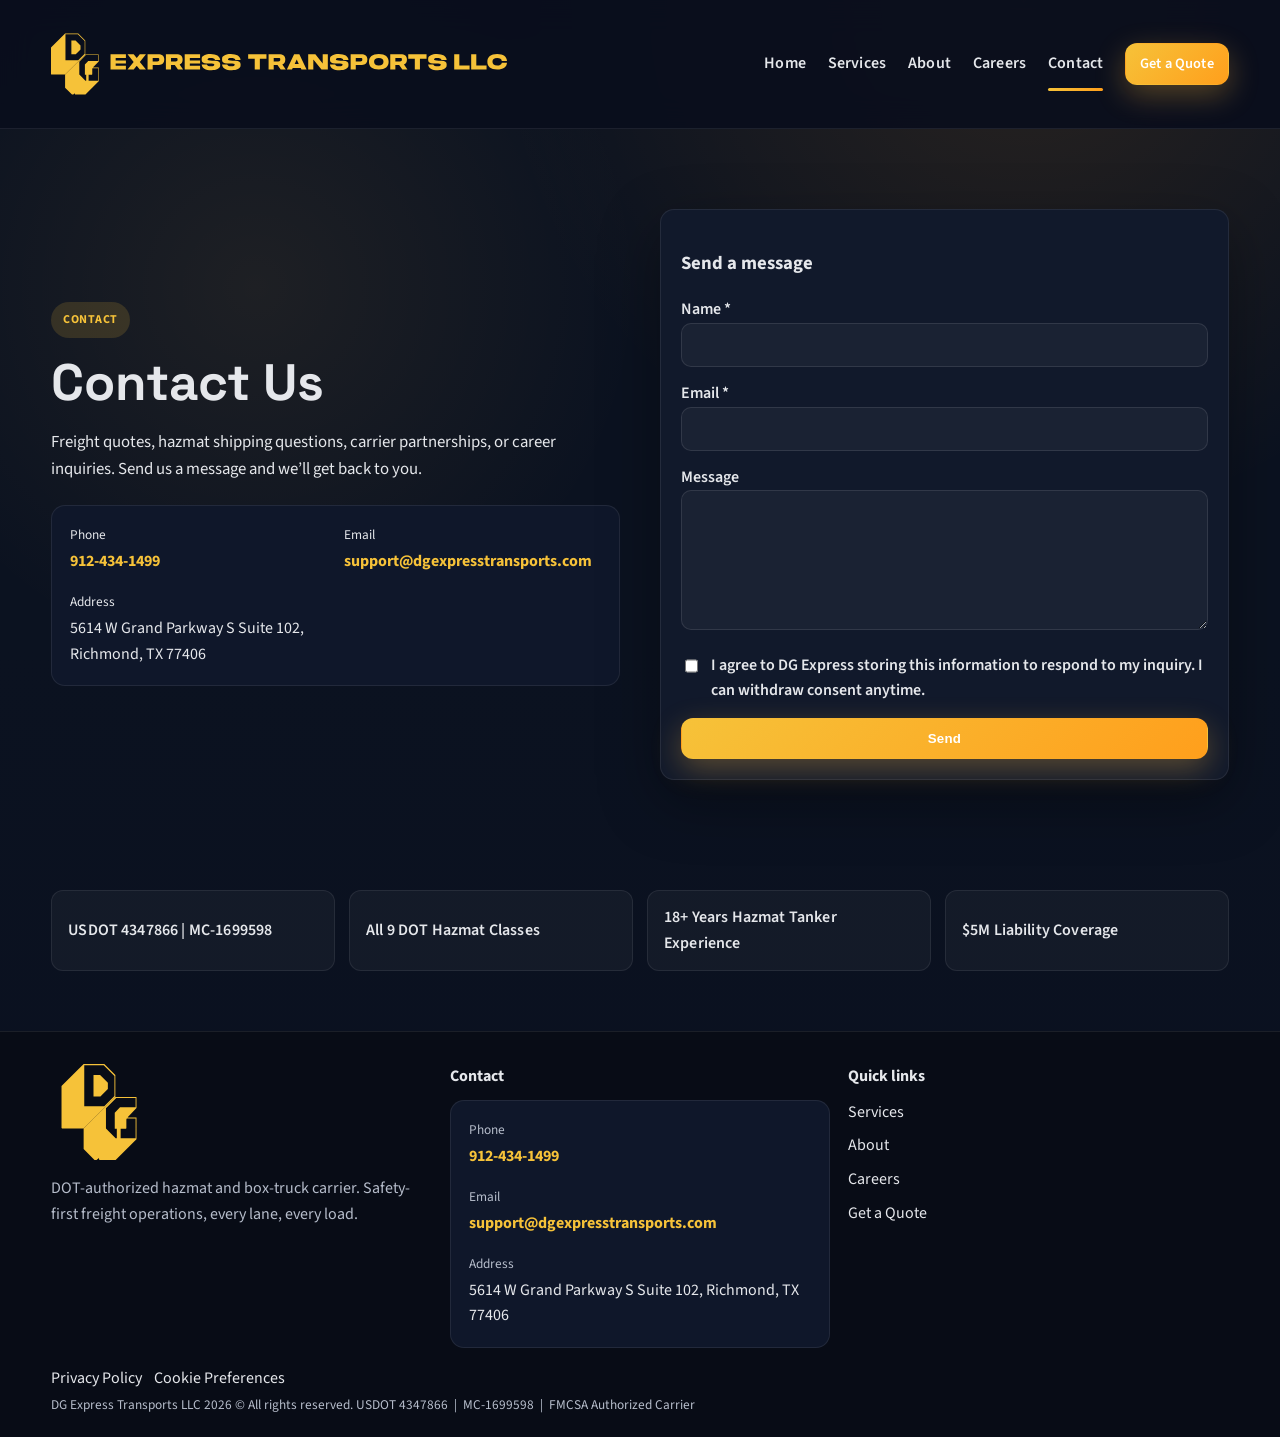
<file: contact.html>
<!doctype html>
<html lang="en">
<head>
  <meta charset="UTF-8">
  <meta name="viewport" content="width=device-width, initial-scale=1.0">
  <title>Contact | DG Express Transports</title>
  <meta name="description" content="Contact DG Express Transports for freight quotes, hazmat shipping questions, carrier partnerships, or career inquiries.">
  <!-- Open Graph / Social Preview -->
  <meta property="og:type" content="website">
  <meta property="og:site_name" content="DG Express Transports">
  <meta property="og:url" content="https://www.dgexpresstransports.com/contact.html">
  <meta property="og:title" content="Contact | DG Express Transports">
  <meta property="og:description" content="Contact DG Express Transports for freight quotes, hazmat shipping questions, carrier partnerships, or career inquiries.">
  <meta property="og:image" content="https://www.dgexpresstransports.com/images/logos/preview.jpg">
  <meta property="og:image:secure_url" content="https://www.dgexpresstransports.com/images/logos/preview.jpg">
  <meta property="og:image:type" content="image/jpeg">
  <meta property="og:image:width" content="1200">
  <meta property="og:image:height" content="630">
  <meta property="og:image:alt" content="DG Express Transports — Hazmat &amp; Box-Truck Freight Carrier">
  <!-- Twitter Card -->
  <meta name="twitter:card" content="summary_large_image">
  <meta name="twitter:title" content="Contact | DG Express Transports">
  <meta name="twitter:description" content="Contact DG Express Transports for freight quotes, hazmat shipping questions, carrier partnerships, or career inquiries.">
  <meta name="twitter:image" content="https://www.dgexpresstransports.com/images/logos/preview.jpg">
  <meta name="twitter:image:alt" content="DG Express Transports — Hazmat &amp; Box-Truck Freight Carrier">
  <!-- Canonical -->
  <link rel="canonical" href="https://www.dgexpresstransports.com/contact.html">
  <!-- Google Analytics: replace G-XXXXXXXXXX with your Measurement ID and uncomment -->
  <!--
  <script async src="https://www.googletagmanager.com/gtag/js?id=G-XXXXXXXXXX"></script>
  <script>
    window.dataLayer = window.dataLayer || [];
    function gtag(){dataLayer.push(arguments);}
    gtag('js', new Date());
    gtag('config', 'G-XXXXXXXXXX');
  </script>
  -->
  <link rel="stylesheet" href="styles.css">
</head>
<body data-page="contact">
  <header>
    <div class="container navbar">
      <a class="brand" href="index.html">
        <img class="logo-wordmark" src="images/logos/logo-wordmark.svg" alt="DG Express Transports">
        <img class="logo-symbol" src="images/logos/logo-symbol.svg" alt="DG Express Transports">
      </a>
      <button class="menu-toggle" aria-label="Toggle navigation"><span></span></button>
      <nav class="nav-links">
        <a href="index.html" data-page="home">Home</a>
        <a href="services.html" data-page="services">Services</a>
        <a href="about.html" data-page="about">About</a>
        <a href="careers.html" data-page="careers">Careers</a>
        <a href="contact.html" data-page="contact">Contact</a>
        <a class="btn btn-primary" href="quote.html" data-page="quote">Get a Quote</a>
      </nav>
    </div>
  </header>

  <main class="container">
    <section class="hero">
      <div>
        <div class="eyebrow">Contact</div>
        <h1>Contact Us</h1>
        <p>Freight quotes, hazmat shipping questions, carrier partnerships, or career inquiries. Send us a message and we’ll get back to you.</p>
        <div class="contact-card" style="margin-top:20px;">
          <div class="contact-item"><small>Phone</small><a href="tel:9124341499">912-434-1499</a></div>
          <div class="contact-item"><small>Email</small><a href="mailto:support@dgexpresstransports.com">support@dgexpresstransports.com</a></div>
          <div class="contact-item"><small>Address</small><span>5614 W Grand Parkway S Suite 102, Richmond, TX 77406</span></div>
        </div>
      </div>
      <div class="panel form-panel">
        <h3>Send a message</h3>
        <form action="https://formspree.io/f/FORMSPREE_ID_NEEDED" method="POST" data-async data-success="Thanks - we received your request and will contact you soon." data-error="Something went wrong. Please try again, or contact us by phone/email.">
          <div>
            <label for="contact-name">Name *</label>
            <input id="contact-name" name="name" type="text" required>
          </div>
          <div>
            <label for="contact-email">Email *</label>
            <input id="contact-email" name="email" type="email" required>
          </div>
          <div>
            <label for="contact-message">Message</label>
            <textarea id="contact-message" name="message"></textarea>
          </div>
          <label class="checkbox-row">
            <input type="checkbox" name="consent" required>
            <span>I agree to DG Express storing this information to respond to my inquiry. I can withdraw consent anytime.</span>
          </label>
          <button class="btn btn-primary" type="submit">Send</button>
          <div class="form-status"></div>
        </form>
      </div>
    </section>

    <div class="trust-strip">
      <div class="trust-chip">USDOT 4347866 | MC-1699598</div>
      <div class="trust-chip">All 9 DOT Hazmat Classes</div>
      <div class="trust-chip">18+ Years Hazmat Tanker Experience</div>
      <div class="trust-chip">$5M Liability Coverage</div>
    </div>
  </main>

  <footer class="footer">
    <div class="container">
      <div class="top">
        <div>
          <div class="brand" style="margin-bottom:10px;">
            <img src="images/logos/logo-symbol.svg" alt="DG Express logo symbol" style="height:96px;">
          </div>
          <p class="muted">DOT-authorized hazmat and box-truck carrier. Safety-first freight operations, every lane, every load.</p>
        </div>
        <div>
          <h4>Contact</h4>
          <div class="contact-card">
            <div class="contact-item"><small>Phone</small><a href="tel:9124341499">912-434-1499</a></div>
            <div class="contact-item"><small>Email</small><a href="mailto:support@dgexpresstransports.com">support@dgexpresstransports.com</a></div>
            <div class="contact-item"><small>Address</small><span>5614 W Grand Parkway S Suite 102, Richmond, TX 77406</span></div>
          </div>
        </div>
        <div>
          <h4>Quick links</h4>
          <div class="quick-links">
            <a href="services.html">Services</a>
            <a href="about.html">About</a>
            <a href="careers.html">Careers</a>
            <a href="quote.html">Get a Quote</a>
          </div>
        </div>
      </div>
      <div class="utility-links">
        <a href="privacy.html">Privacy Policy</a>
        <a href="cookies.html">Cookie Preferences</a>
      </div>
      <small>DG Express Transports LLC <span data-year></span> &copy; All rights reserved. USDOT&nbsp;4347866 &nbsp;|&nbsp; MC-1699598 &nbsp;|&nbsp; FMCSA Authorized Carrier</small>
    </div>
  </footer>
  <script src="script.js"></script>
</body>
</html>
</file>
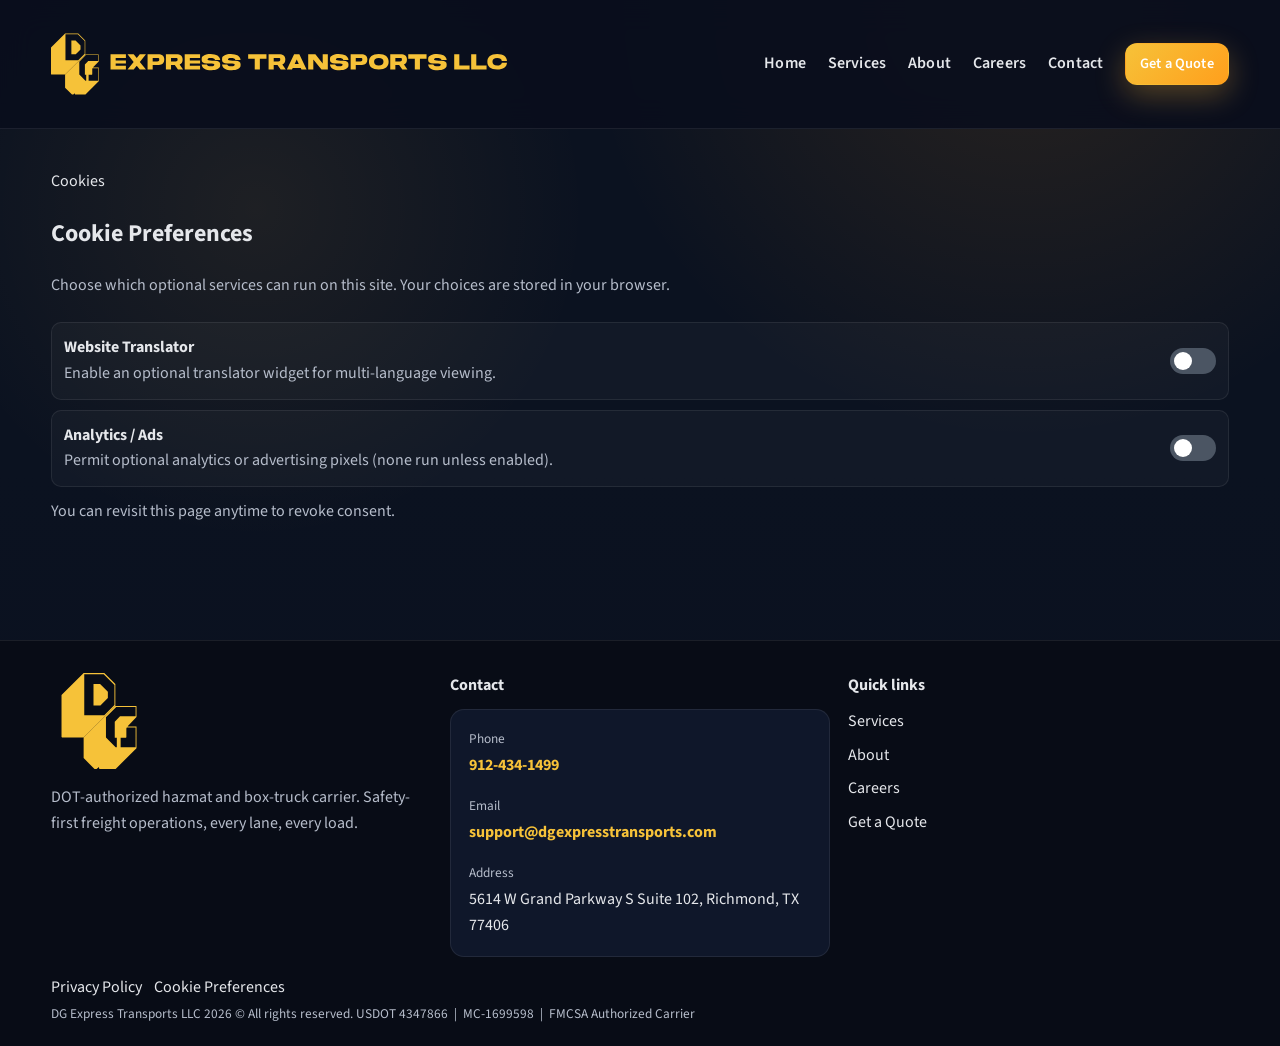
<file: cookies.html>
<!doctype html>
<html lang="en">
<head>
  <meta charset="UTF-8">
  <meta name="viewport" content="width=device-width, initial-scale=1.0">
  <title>Cookie Preferences | DG Express Transports</title>
  <meta name="description" content="Manage cookies and consent for maps, translation, and analytics on DG Express Transports.">
  <!-- Open Graph / Social Preview -->
  <meta property="og:type" content="website">
  <meta property="og:site_name" content="DG Express Transports">
  <meta property="og:url" content="https://www.dgexpresstransports.com/cookies.html">
  <meta property="og:title" content="Cookie Preferences | DG Express Transports">
  <meta property="og:description" content="Manage cookies and consent for maps, translation, and analytics on DG Express Transports.">
  <meta property="og:image" content="https://www.dgexpresstransports.com/images/logos/preview.jpg">
  <meta property="og:image:secure_url" content="https://www.dgexpresstransports.com/images/logos/preview.jpg">
  <meta property="og:image:type" content="image/jpeg">
  <meta property="og:image:width" content="1200">
  <meta property="og:image:height" content="630">
  <meta property="og:image:alt" content="DG Express Transports — Hazmat &amp; Box-Truck Freight Carrier">
  <!-- Twitter Card -->
  <meta name="twitter:card" content="summary_large_image">
  <meta name="twitter:title" content="Cookie Preferences | DG Express Transports">
  <meta name="twitter:description" content="Manage cookies and consent for maps, translation, and analytics on DG Express Transports.">
  <meta name="twitter:image" content="https://www.dgexpresstransports.com/images/logos/preview.jpg">
  <meta name="twitter:image:alt" content="DG Express Transports — Hazmat &amp; Box-Truck Freight Carrier">
  <!-- Canonical -->
  <link rel="canonical" href="https://www.dgexpresstransports.com/cookies.html">
  <!-- Google Analytics: replace G-XXXXXXXXXX with your Measurement ID and uncomment -->
  <!--
  <script async src="https://www.googletagmanager.com/gtag/js?id=G-XXXXXXXXXX"></script>
  <script>
    window.dataLayer = window.dataLayer || [];
    function gtag(){dataLayer.push(arguments);}
    gtag('js', new Date());
    gtag('config', 'G-XXXXXXXXXX');
  </script>
  -->
  <link rel="stylesheet" href="styles.css">
</head>
<body data-page="cookies">
  <header>
    <div class="container navbar">
      <a class="brand" href="index.html">
        <img class="logo-wordmark" src="images/logos/logo-wordmark.svg" alt="DG Express Transports">
        <img class="logo-symbol" src="images/logos/logo-symbol.svg" alt="DG Express Transports">
      </a>
      <button class="menu-toggle" aria-label="Toggle navigation"><span></span></button>
      <nav class="nav-links">
        <a href="index.html" data-page="home">Home</a>
        <a href="services.html" data-page="services">Services</a>
        <a href="about.html" data-page="about">About</a>
        <a href="careers.html" data-page="careers">Careers</a>
        <a href="contact.html" data-page="contact">Contact</a>
        <a class="btn btn-primary" href="quote.html" data-page="quote">Get a Quote</a>
      </nav>
    </div>
  </header>

  <main class="container">
    <section class="section">
      <div class="eyebrow">Cookies</div>
      <h1>Cookie Preferences</h1>
      <p class="lead">Choose which optional services can run on this site. Your choices are stored in your browser.</p>

      <div class="cookie-toggles">
        <div class="toggle-row">
          <div>
            <strong>Website Translator</strong>
            <p>Enable an optional translator widget for multi-language viewing.</p>
          </div>
          <label class="switch">
            <input type="checkbox" data-cookie-toggle="translatorConsent">
            <span class="slider"></span>
          </label>
        </div>
<div class="toggle-row">
          <div>
            <strong>Analytics / Ads</strong>
            <p>Permit optional analytics or advertising pixels (none run unless enabled).</p>
          </div>
          <label class="switch">
            <input type="checkbox" data-cookie-toggle="analyticsConsent">
            <span class="slider"></span>
          </label>
        </div>
      </div>
      <p class="muted" style="margin-top:12px;">You can revisit this page anytime to revoke consent.</p>
    </section>
  </main>

  <footer class="footer">
    <div class="container">
      <div class="top">
        <div>
          <div class="brand" style="margin-bottom:10px;">
            <img src="images/logos/logo-symbol.svg" alt="DG Express logo symbol" style="height:96px;">
          </div>
          <p class="muted">DOT-authorized hazmat and box-truck carrier. Safety-first freight operations, every lane, every load.</p>
        </div>
        <div>
          <h4>Contact</h4>
          <div class="contact-card">
            <div class="contact-item"><small>Phone</small><a href="tel:9124341499">912-434-1499</a></div>
            <div class="contact-item"><small>Email</small><a href="mailto:support@dgexpresstransports.com">support@dgexpresstransports.com</a></div>
            <div class="contact-item"><small>Address</small><span>5614 W Grand Parkway S Suite 102, Richmond, TX 77406</span></div>
          </div>
        </div>
        <div>
          <h4>Quick links</h4>
          <div class="quick-links">
            <a href="services.html">Services</a>
            <a href="about.html">About</a>
            <a href="careers.html">Careers</a>
            <a href="quote.html">Get a Quote</a>
          </div>
        </div>
      </div>
      <div class="utility-links">
        <a href="privacy.html">Privacy Policy</a>
        <a href="cookies.html">Cookie Preferences</a>
      </div>
      <small>DG Express Transports LLC <span data-year></span> &copy; All rights reserved. USDOT&nbsp;4347866 &nbsp;|&nbsp; MC-1699598 &nbsp;|&nbsp; FMCSA Authorized Carrier</small>
    </div>
  </footer>
  <script src="script.js"></script>
</body>
</html>
</file>
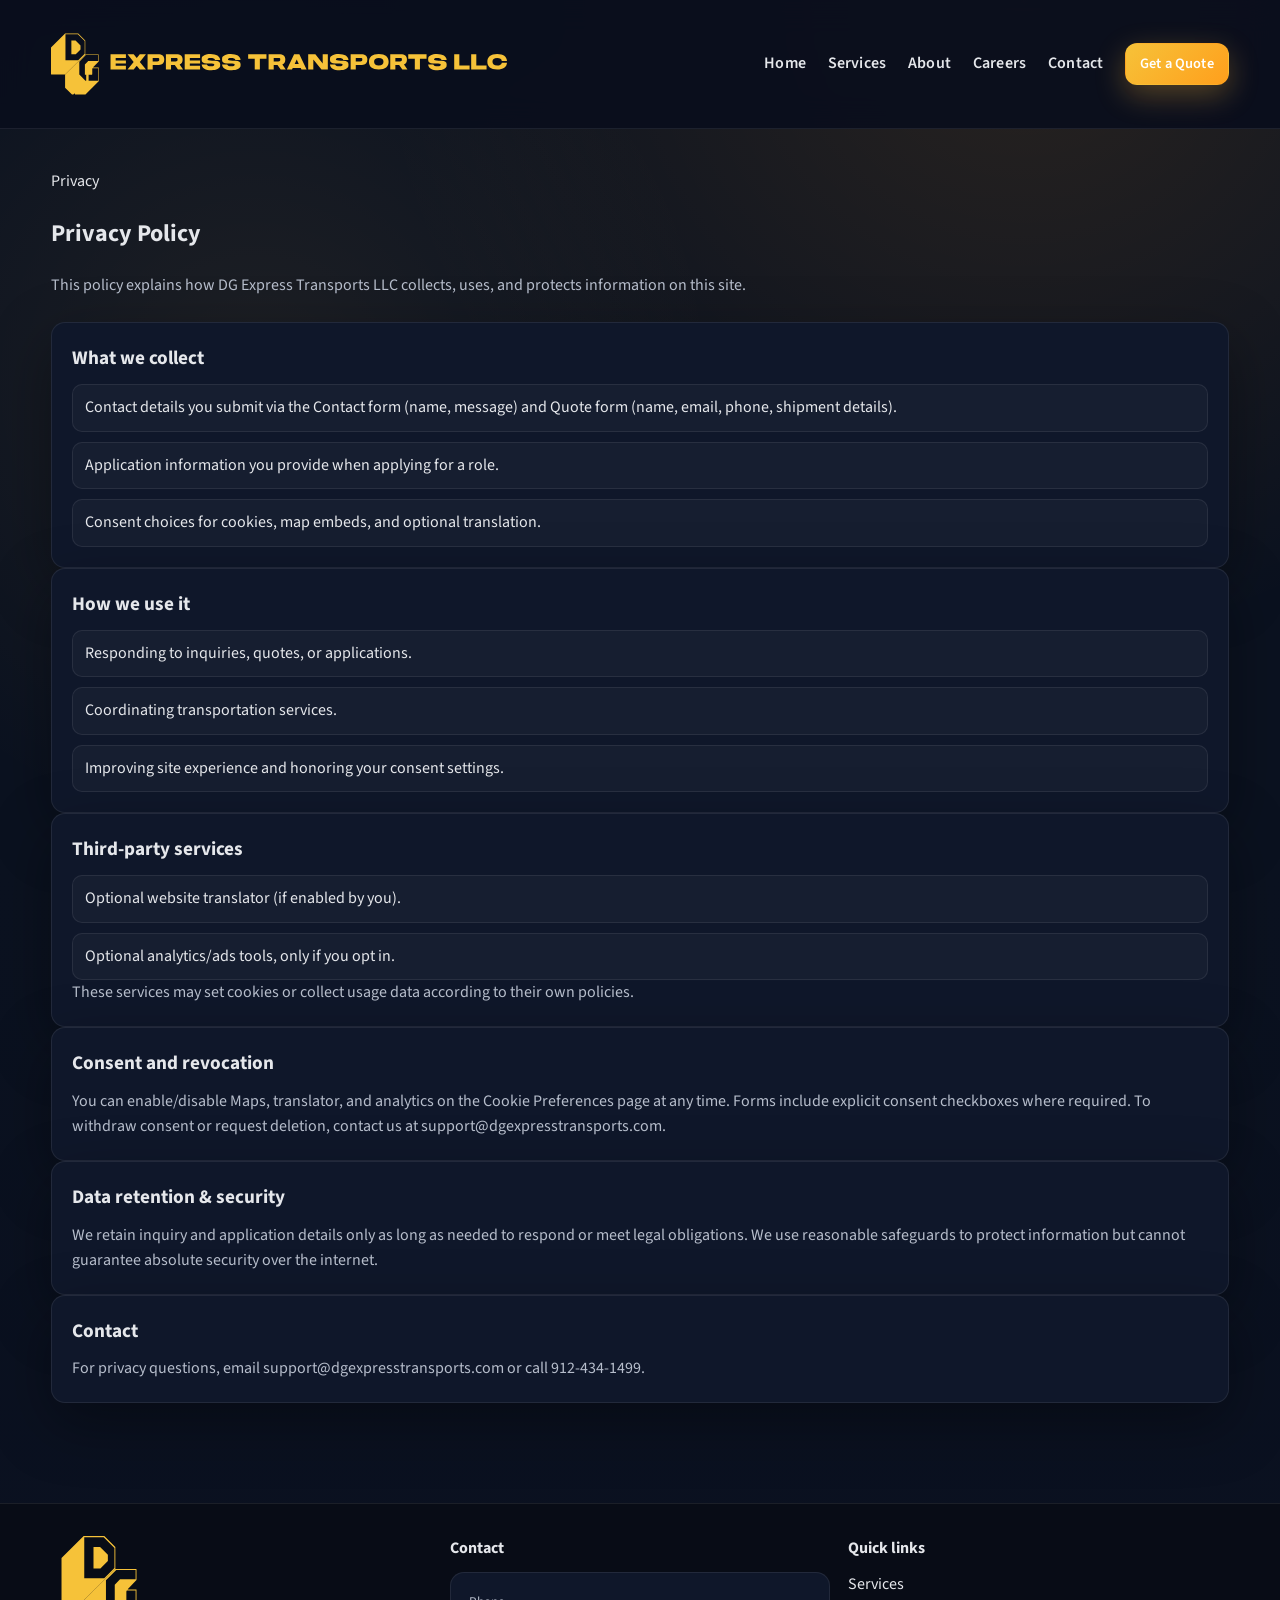
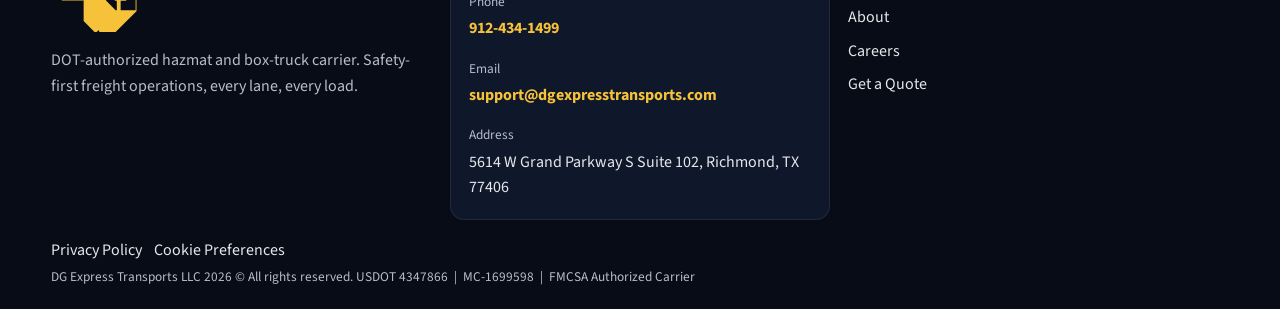
<file: privacy.html>
<!doctype html>
<html lang="en">
<head>
  <meta charset="UTF-8">
  <meta name="viewport" content="width=device-width, initial-scale=1.0">
  <title>Privacy Policy | DG Express Transports</title>
  <meta name="description" content="Privacy policy for DG Express Transports covering forms, data use, third-party services, and consent choices.">
  <!-- Open Graph / Social Preview -->
  <meta property="og:type" content="website">
  <meta property="og:site_name" content="DG Express Transports">
  <meta property="og:url" content="https://www.dgexpresstransports.com/privacy.html">
  <meta property="og:title" content="Privacy Policy | DG Express Transports">
  <meta property="og:description" content="Privacy policy for DG Express Transports covering forms, data use, third-party services, and consent choices.">
  <meta property="og:image" content="https://www.dgexpresstransports.com/images/logos/preview.jpg">
  <meta property="og:image:secure_url" content="https://www.dgexpresstransports.com/images/logos/preview.jpg">
  <meta property="og:image:type" content="image/jpeg">
  <meta property="og:image:width" content="1200">
  <meta property="og:image:height" content="630">
  <meta property="og:image:alt" content="DG Express Transports — Hazmat &amp; Box-Truck Freight Carrier">
  <!-- Twitter Card -->
  <meta name="twitter:card" content="summary_large_image">
  <meta name="twitter:title" content="Privacy Policy | DG Express Transports">
  <meta name="twitter:description" content="Privacy policy for DG Express Transports covering forms, data use, third-party services, and consent choices.">
  <meta name="twitter:image" content="https://www.dgexpresstransports.com/images/logos/preview.jpg">
  <meta name="twitter:image:alt" content="DG Express Transports — Hazmat &amp; Box-Truck Freight Carrier">
  <!-- Canonical -->
  <link rel="canonical" href="https://www.dgexpresstransports.com/privacy.html">
  <!-- Google Analytics: replace G-XXXXXXXXXX with your Measurement ID and uncomment -->
  <!--
  <script async src="https://www.googletagmanager.com/gtag/js?id=G-XXXXXXXXXX"></script>
  <script>
    window.dataLayer = window.dataLayer || [];
    function gtag(){dataLayer.push(arguments);}
    gtag('js', new Date());
    gtag('config', 'G-XXXXXXXXXX');
  </script>
  -->
  <link rel="stylesheet" href="styles.css">
</head>
<body data-page="privacy">
  <header>
    <div class="container navbar">
      <a class="brand" href="index.html">
        <img class="logo-wordmark" src="images/logos/logo-wordmark.svg" alt="DG Express Transports">
        <img class="logo-symbol" src="images/logos/logo-symbol.svg" alt="DG Express Transports">
      </a>
      <button class="menu-toggle" aria-label="Toggle navigation"><span></span></button>
      <nav class="nav-links">
        <a href="index.html" data-page="home">Home</a>
        <a href="services.html" data-page="services">Services</a>
        <a href="about.html" data-page="about">About</a>
        <a href="careers.html" data-page="careers">Careers</a>
        <a href="contact.html" data-page="contact">Contact</a>
        <a class="btn btn-primary" href="quote.html" data-page="quote">Get a Quote</a>
      </nav>
    </div>
  </header>

  <main class="container">
    <section class="section">
      <div class="eyebrow">Privacy</div>
      <h1>Privacy Policy</h1>
      <p class="lead">This policy explains how DG Express Transports LLC collects, uses, and protects information on this site.</p>

      <div class="card">
        <h3>What we collect</h3>
        <ul class="clean">
          <li>Contact details you submit via the Contact form (name, message) and Quote form (name, email, phone, shipment details).</li>
          <li>Application information you provide when applying for a role.</li>
          <li>Consent choices for cookies, map embeds, and optional translation.</li>
        </ul>
      </div>

      <div class="card">
        <h3>How we use it</h3>
        <ul class="clean">
          <li>Responding to inquiries, quotes, or applications.</li>
          <li>Coordinating transportation services.</li>
          <li>Improving site experience and honoring your consent settings.</li>
        </ul>
      </div>

      <div class="card">
        <h3>Third-party services</h3>
        <ul class="clean">
          <li>Optional website translator (if enabled by you).</li>
          <li>Optional analytics/ads tools, only if you opt in.</li>
        </ul>
        <p class="muted">These services may set cookies or collect usage data according to their own policies.</p>
      </div>

      <div class="card">
        <h3>Consent and revocation</h3>
        <p class="muted">You can enable/disable Maps, translator, and analytics on the Cookie Preferences page at any time. Forms include explicit consent checkboxes where required. To withdraw consent or request deletion, contact us at <a href="mailto:support@dgexpresstransports.com">support@dgexpresstransports.com</a>.</p>
      </div>

      <div class="card">
        <h3>Data retention &amp; security</h3>
        <p class="muted">We retain inquiry and application details only as long as needed to respond or meet legal obligations. We use reasonable safeguards to protect information but cannot guarantee absolute security over the internet.</p>
      </div>

      <div class="card">
        <h3>Contact</h3>
        <p class="muted">For privacy questions, email <a href="mailto:support@dgexpresstransports.com">support@dgexpresstransports.com</a> or call <a href="tel:9124341499">912-434-1499</a>.</p>
      </div>
    </section>
  </main>

  <footer class="footer">
    <div class="container">
      <div class="top">
        <div>
          <div class="brand" style="margin-bottom:10px;">
            <img src="images/logos/logo-symbol.svg" alt="DG Express logo symbol" style="height:96px;">
          </div>
          <p class="muted">DOT-authorized hazmat and box-truck carrier. Safety-first freight operations, every lane, every load.</p>
        </div>
        <div>
          <h4>Contact</h4>
          <div class="contact-card">
            <div class="contact-item"><small>Phone</small><a href="tel:9124341499">912-434-1499</a></div>
            <div class="contact-item"><small>Email</small><a href="mailto:support@dgexpresstransports.com">support@dgexpresstransports.com</a></div>
            <div class="contact-item"><small>Address</small><span>5614 W Grand Parkway S Suite 102, Richmond, TX 77406</span></div>
          </div>
        </div>
        <div>
          <h4>Quick links</h4>
          <div class="quick-links">
            <a href="services.html">Services</a>
            <a href="about.html">About</a>
            <a href="careers.html">Careers</a>
            <a href="quote.html">Get a Quote</a>
          </div>
        </div>
      </div>
      <div class="utility-links">
        <a href="privacy.html">Privacy Policy</a>
        <a href="cookies.html">Cookie Preferences</a>
      </div>
      <small>DG Express Transports LLC <span data-year></span> &copy; All rights reserved. USDOT&nbsp;4347866 &nbsp;|&nbsp; MC-1699598 &nbsp;|&nbsp; FMCSA Authorized Carrier</small>
    </div>
  </footer>
  <script src="script.js"></script>
</body>
</html>
</file>
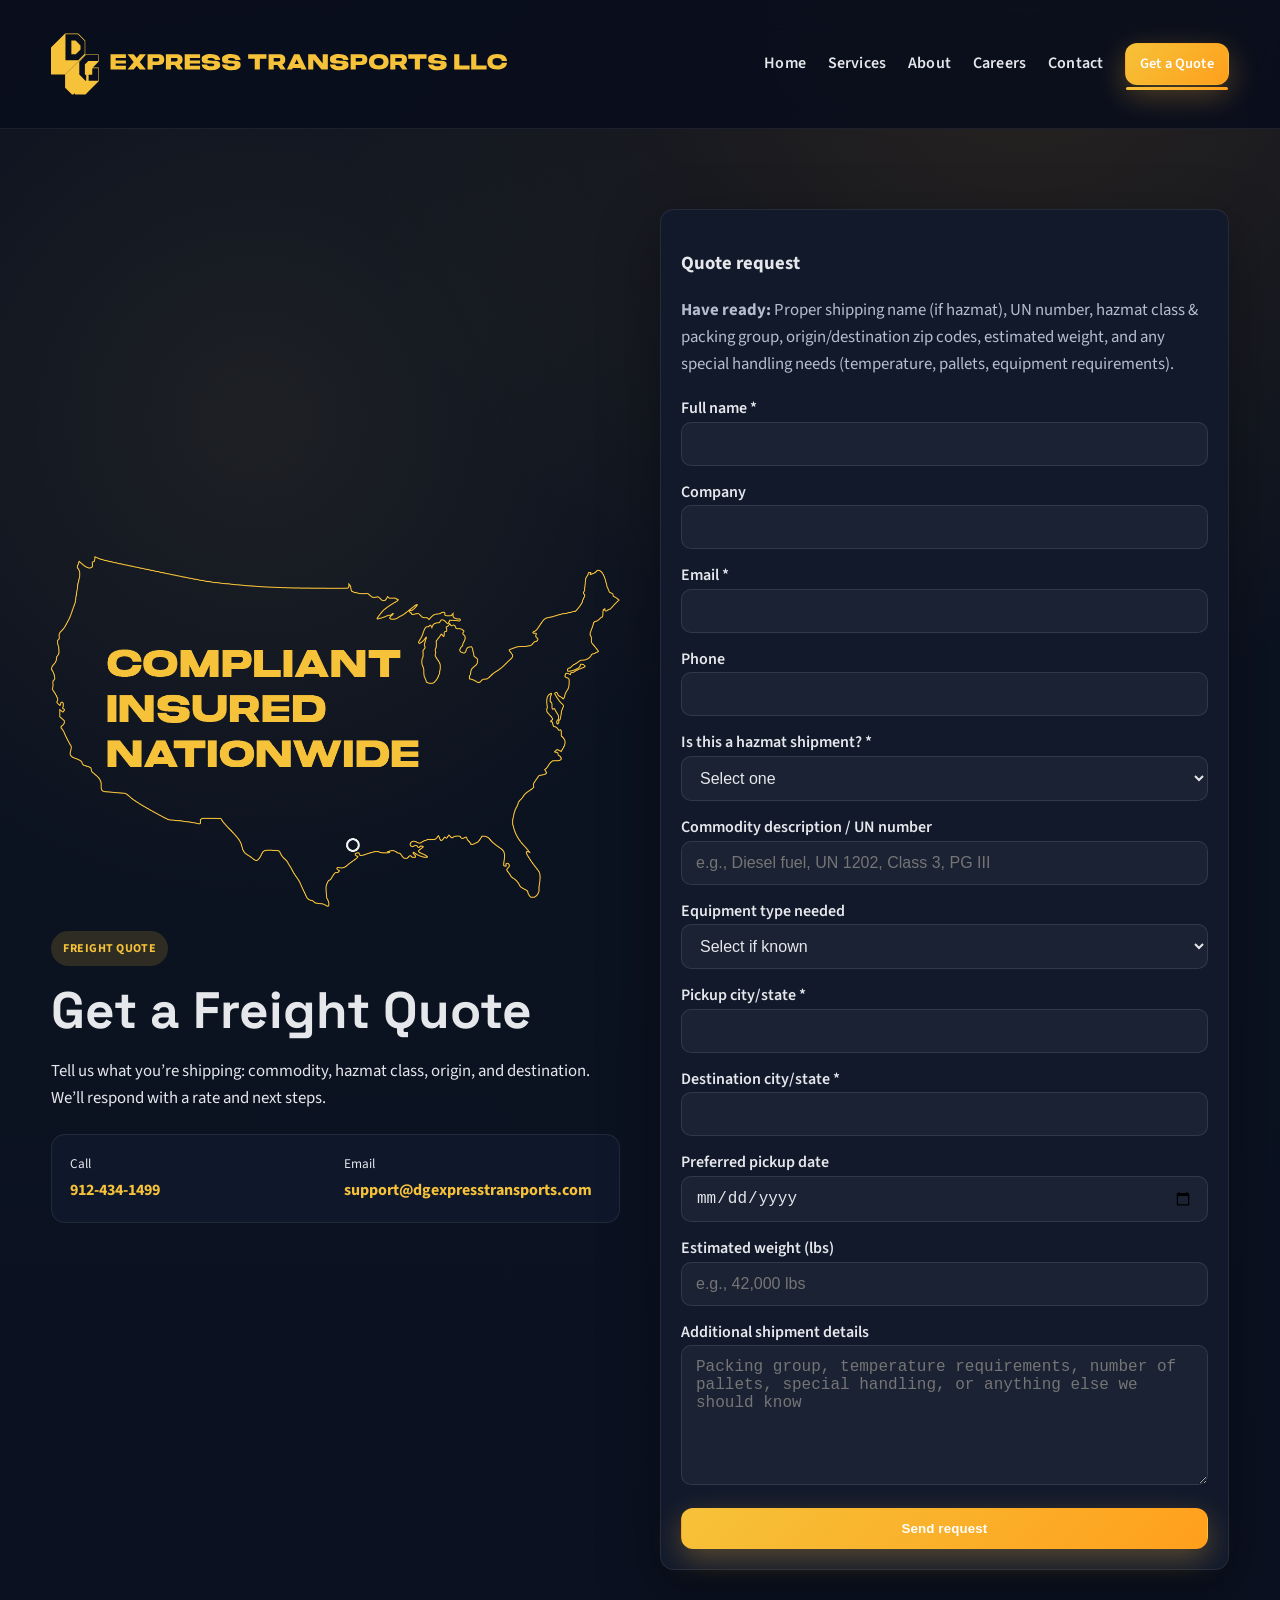
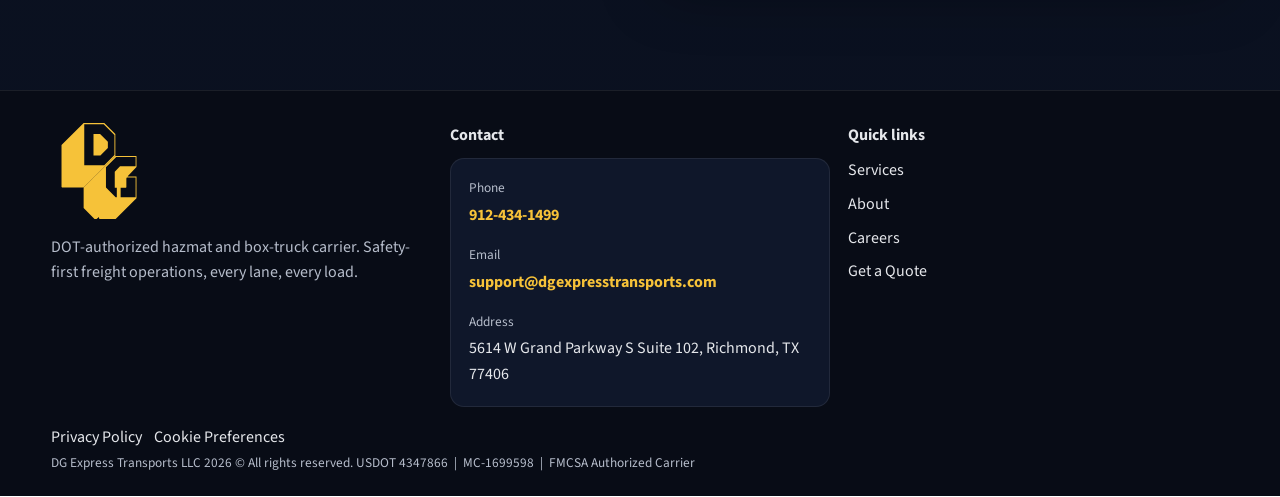
<file: quote.html>
<!doctype html>
<html lang="en">
<head>
  <meta charset="UTF-8">
  <meta name="viewport" content="width=device-width, initial-scale=1.0">
  <title>Get a Quote | DG Express Transports</title>
  <meta name="description" content="Request a freight quote from DG Express Transports. Provide your commodity, hazmat class, and lane details for DOT-compliant hazmat or box-truck transportation across the U.S.">
  <!-- Open Graph / Social Preview -->
  <meta property="og:type" content="website">
  <meta property="og:site_name" content="DG Express Transports">
  <meta property="og:url" content="https://www.dgexpresstransports.com/quote.html">
  <meta property="og:title" content="Get a Quote | DG Express Transports">
  <meta property="og:description" content="Request a freight quote from DG Express Transports. Provide your commodity, hazmat class, and lane details for DOT-compliant hazmat or box-truck transportation across the U.S.">
  <meta property="og:image" content="https://www.dgexpresstransports.com/images/logos/preview.jpg">
  <meta property="og:image:secure_url" content="https://www.dgexpresstransports.com/images/logos/preview.jpg">
  <meta property="og:image:type" content="image/jpeg">
  <meta property="og:image:width" content="1200">
  <meta property="og:image:height" content="630">
  <meta property="og:image:alt" content="DG Express Transports — Hazmat &amp; Box-Truck Freight Carrier">
  <!-- Twitter Card -->
  <meta name="twitter:card" content="summary_large_image">
  <meta name="twitter:title" content="Get a Quote | DG Express Transports">
  <meta name="twitter:description" content="Request a freight quote from DG Express Transports. Provide your commodity, hazmat class, and lane details for DOT-compliant hazmat or box-truck transportation across the U.S.">
  <meta name="twitter:image" content="https://www.dgexpresstransports.com/images/logos/preview.jpg">
  <meta name="twitter:image:alt" content="DG Express Transports — Hazmat &amp; Box-Truck Freight Carrier">
  <!-- Canonical -->
  <link rel="canonical" href="https://www.dgexpresstransports.com/quote.html">
  <!-- Google Analytics: replace G-XXXXXXXXXX with your Measurement ID and uncomment -->
  <!--
  <script async src="https://www.googletagmanager.com/gtag/js?id=G-XXXXXXXXXX"></script>
  <script>
    window.dataLayer = window.dataLayer || [];
    function gtag(){dataLayer.push(arguments);}
    gtag('js', new Date());
    gtag('config', 'G-XXXXXXXXXX');
  </script>
  -->
  <link rel="stylesheet" href="styles.css">
</head>
<body data-page="quote">
  <header>
    <div class="container navbar">
      <a class="brand" href="index.html">
        <img class="logo-wordmark" src="images/logos/logo-wordmark.svg" alt="DG Express Transports">
        <img class="logo-symbol" src="images/logos/logo-symbol.svg" alt="DG Express Transports">
      </a>
      <button class="menu-toggle" aria-label="Toggle navigation"><span></span></button>
      <nav class="nav-links">
        <a href="index.html" data-page="home">Home</a>
        <a href="services.html" data-page="services">Services</a>
        <a href="about.html" data-page="about">About</a>
        <a href="careers.html" data-page="careers">Careers</a>
        <a href="contact.html" data-page="contact">Contact</a>
        <a class="btn btn-primary" href="quote.html" data-page="quote">Get a Quote</a>
      </nav>
    </div>
  </header>

  <main class="container">
    <section class="hero">
      <div>
        <img src="images/map.png" alt="Coverage map — all 48 contiguous states" style="width:100%;border-radius:8px;margin-bottom:24px;">
        <div class="eyebrow">Freight quote</div>
        <h1>Get a Freight Quote</h1>
        <p>Tell us what you’re shipping: commodity, hazmat class, origin, and destination. We’ll respond with a rate and next steps.</p>
        <div class="contact-card" style="margin-top:16px;">
          <div class="contact-item"><small>Call</small><a href="tel:9124341499">912-434-1499</a></div>
          <div class="contact-item"><small>Email</small><a href="mailto:support@dgexpresstransports.com">support@dgexpresstransports.com</a></div>
        </div>
      </div>
      <div class="panel form-panel">
        <h3>Quote request</h3>
        <p class="muted" style="margin-bottom:18px;"><strong>Have ready:</strong> Proper shipping name (if hazmat), UN number, hazmat class &amp; packing group, origin/destination zip codes, estimated weight, and any special handling needs (temperature, pallets, equipment requirements).</p>
        <form action="https://formspree.io/f/FORMSPREE_ID_NEEDED" method="POST" data-async data-success="Thanks - we received your request and will contact you soon." data-error="Something went wrong. Please try again, or contact us by phone/email.">
          <div>
            <label for="quote-name">Full name *</label>
            <input id="quote-name" name="fullName" type="text" required>
          </div>
          <div>
            <label for="quote-company">Company</label>
            <input id="quote-company" name="company" type="text">
          </div>
          <div>
            <label for="quote-email">Email *</label>
            <input id="quote-email" name="email" type="email" required>
          </div>
          <div>
            <label for="quote-phone">Phone</label>
            <input id="quote-phone" name="phone" type="tel">
          </div>
          <div>
            <label for="quote-hazmat">Is this a hazmat shipment? *</label>
            <select id="quote-hazmat" name="hazmat" required>
              <option value="" disabled selected>Select one</option>
              <option value="yes">Yes, hazardous materials</option>
              <option value="no">No, general freight</option>
              <option value="unsure">Not sure</option>
            </select>
          </div>
          <div>
            <label for="quote-commodity">Commodity description / UN number</label>
            <input id="quote-commodity" name="commodity" type="text" placeholder="e.g., Diesel fuel, UN 1202, Class 3, PG III">
          </div>
          <div>
            <label for="quote-equipment">Equipment type needed</label>
            <select id="quote-equipment" name="equipment">
              <option value="" disabled selected>Select if known</option>
              <option value="bulk-tanker">Bulk tanker</option>
              <option value="plated-dry-van">Plated dry van</option>
              <option value="flatbed">Flatbed</option>
              <option value="box-truck">Box truck</option>
              <option value="other">Other / not sure</option>
            </select>
          </div>
          <div>
            <label for="quote-pickup">Pickup city/state *</label>
            <input id="quote-pickup" name="pickup" type="text" required>
          </div>
          <div>
            <label for="quote-drop">Destination city/state *</label>
            <input id="quote-drop" name="delivery" type="text" required>
          </div>
          <div>
            <label for="quote-date">Preferred pickup date</label>
            <input id="quote-date" name="pickupDate" type="date">
          </div>
          <div>
            <label for="quote-weight">Estimated weight (lbs)</label>
            <input id="quote-weight" name="weight" type="text" placeholder="e.g., 42,000 lbs">
          </div>
          <div>
            <label for="quote-notes">Additional shipment details</label>
            <textarea id="quote-notes" name="notes" placeholder="Packing group, temperature requirements, number of pallets, special handling, or anything else we should know"></textarea>
          </div>
          <button class="btn btn-primary" type="submit">Send request</button>
          <div class="form-status"></div>
        </form>
      </div>
    </section>
  </main>

  <footer class="footer">
    <div class="container">
      <div class="top">
        <div>
          <div class="brand" style="margin-bottom:10px;">
            <img src="images/logos/logo-symbol.svg" alt="DG Express logo symbol" style="height:96px;">
          </div>
          <p class="muted">DOT-authorized hazmat and box-truck carrier. Safety-first freight operations, every lane, every load.</p>
        </div>
        <div>
          <h4>Contact</h4>
          <div class="contact-card">
            <div class="contact-item"><small>Phone</small><a href="tel:9124341499">912-434-1499</a></div>
            <div class="contact-item"><small>Email</small><a href="mailto:support@dgexpresstransports.com">support@dgexpresstransports.com</a></div>
            <div class="contact-item"><small>Address</small><span>5614 W Grand Parkway S Suite 102, Richmond, TX 77406</span></div>
          </div>
        </div>
        <div>
          <h4>Quick links</h4>
          <div class="quick-links">
            <a href="services.html">Services</a>
            <a href="about.html">About</a>
            <a href="careers.html">Careers</a>
            <a href="quote.html">Get a Quote</a>
          </div>
        </div>
      </div>
      <div class="utility-links">
        <a href="privacy.html">Privacy Policy</a>
        <a href="cookies.html">Cookie Preferences</a>
      </div>
      <small>DG Express Transports LLC <span data-year></span> &copy; All rights reserved. USDOT&nbsp;4347866 &nbsp;|&nbsp; MC-1699598 &nbsp;|&nbsp; FMCSA Authorized Carrier</small>
    </div>
  </footer>
  <script src="script.js"></script>
</body>
</html>
</file>
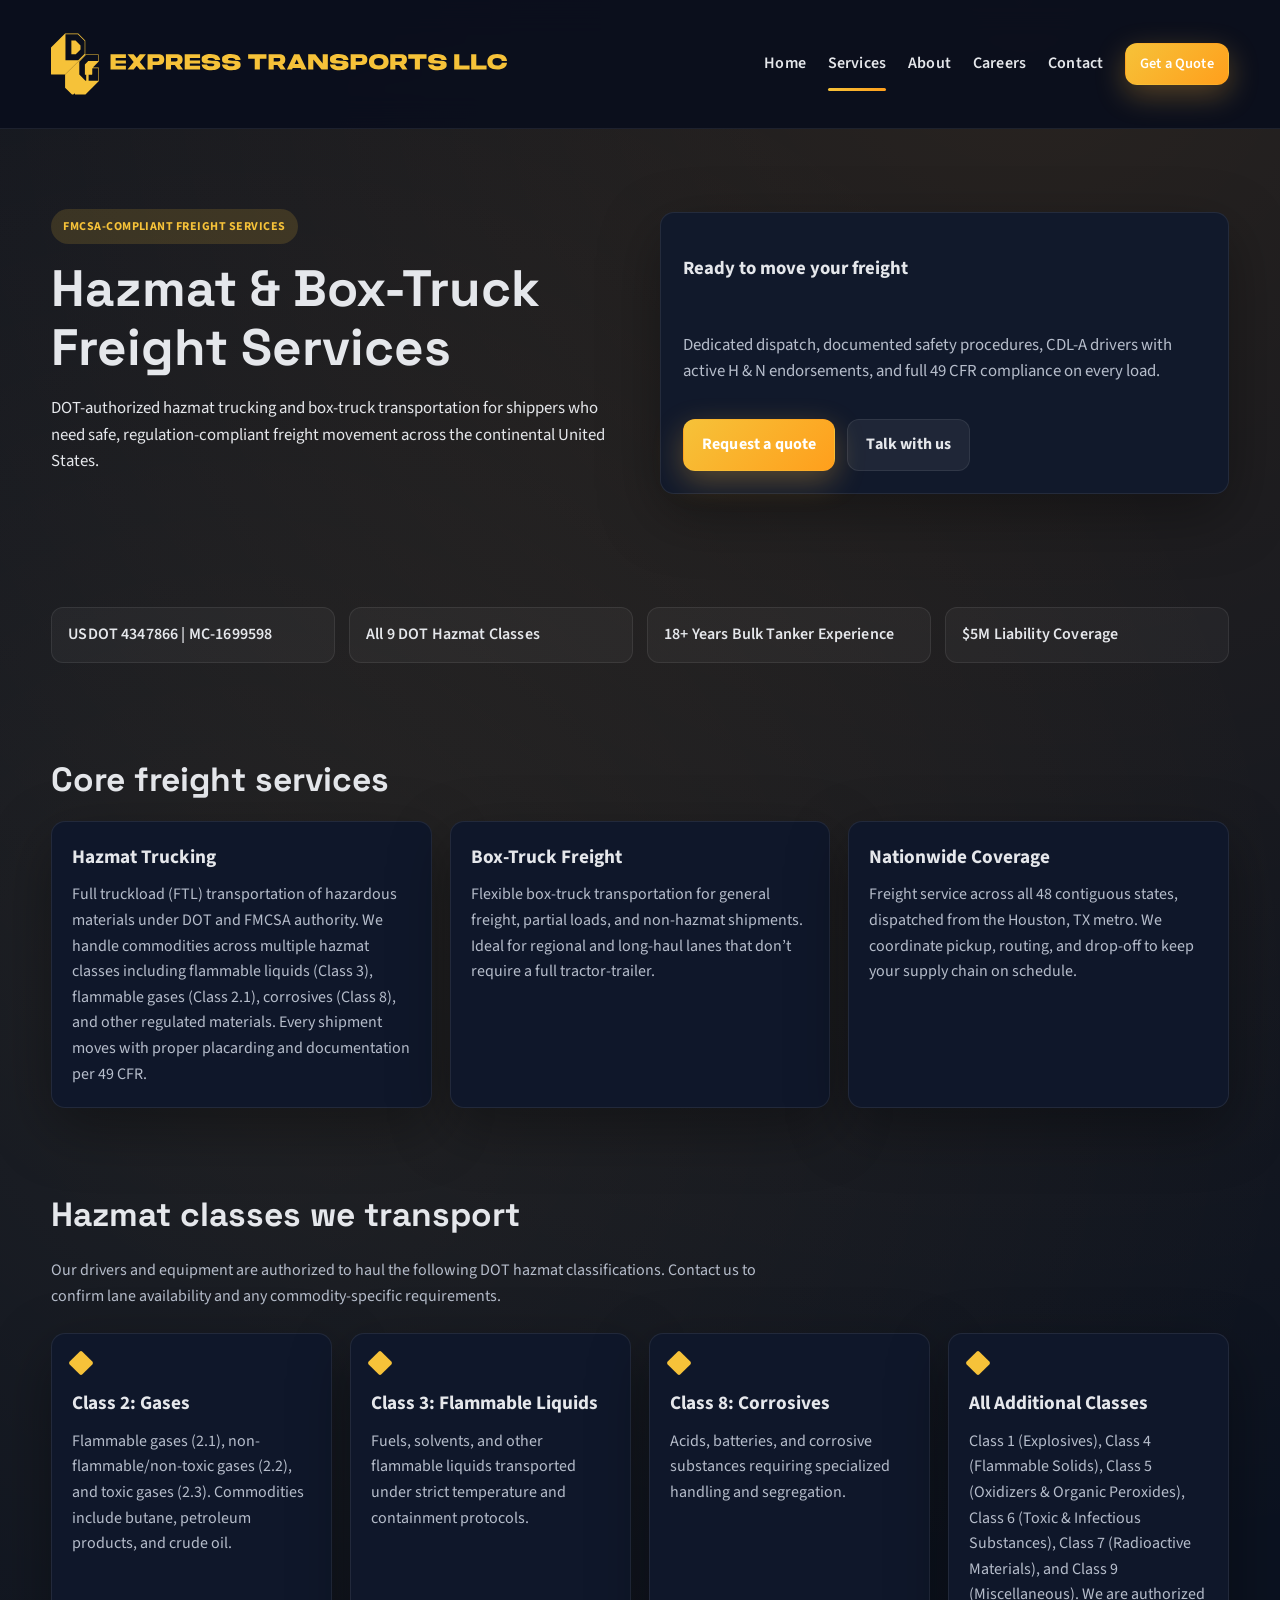
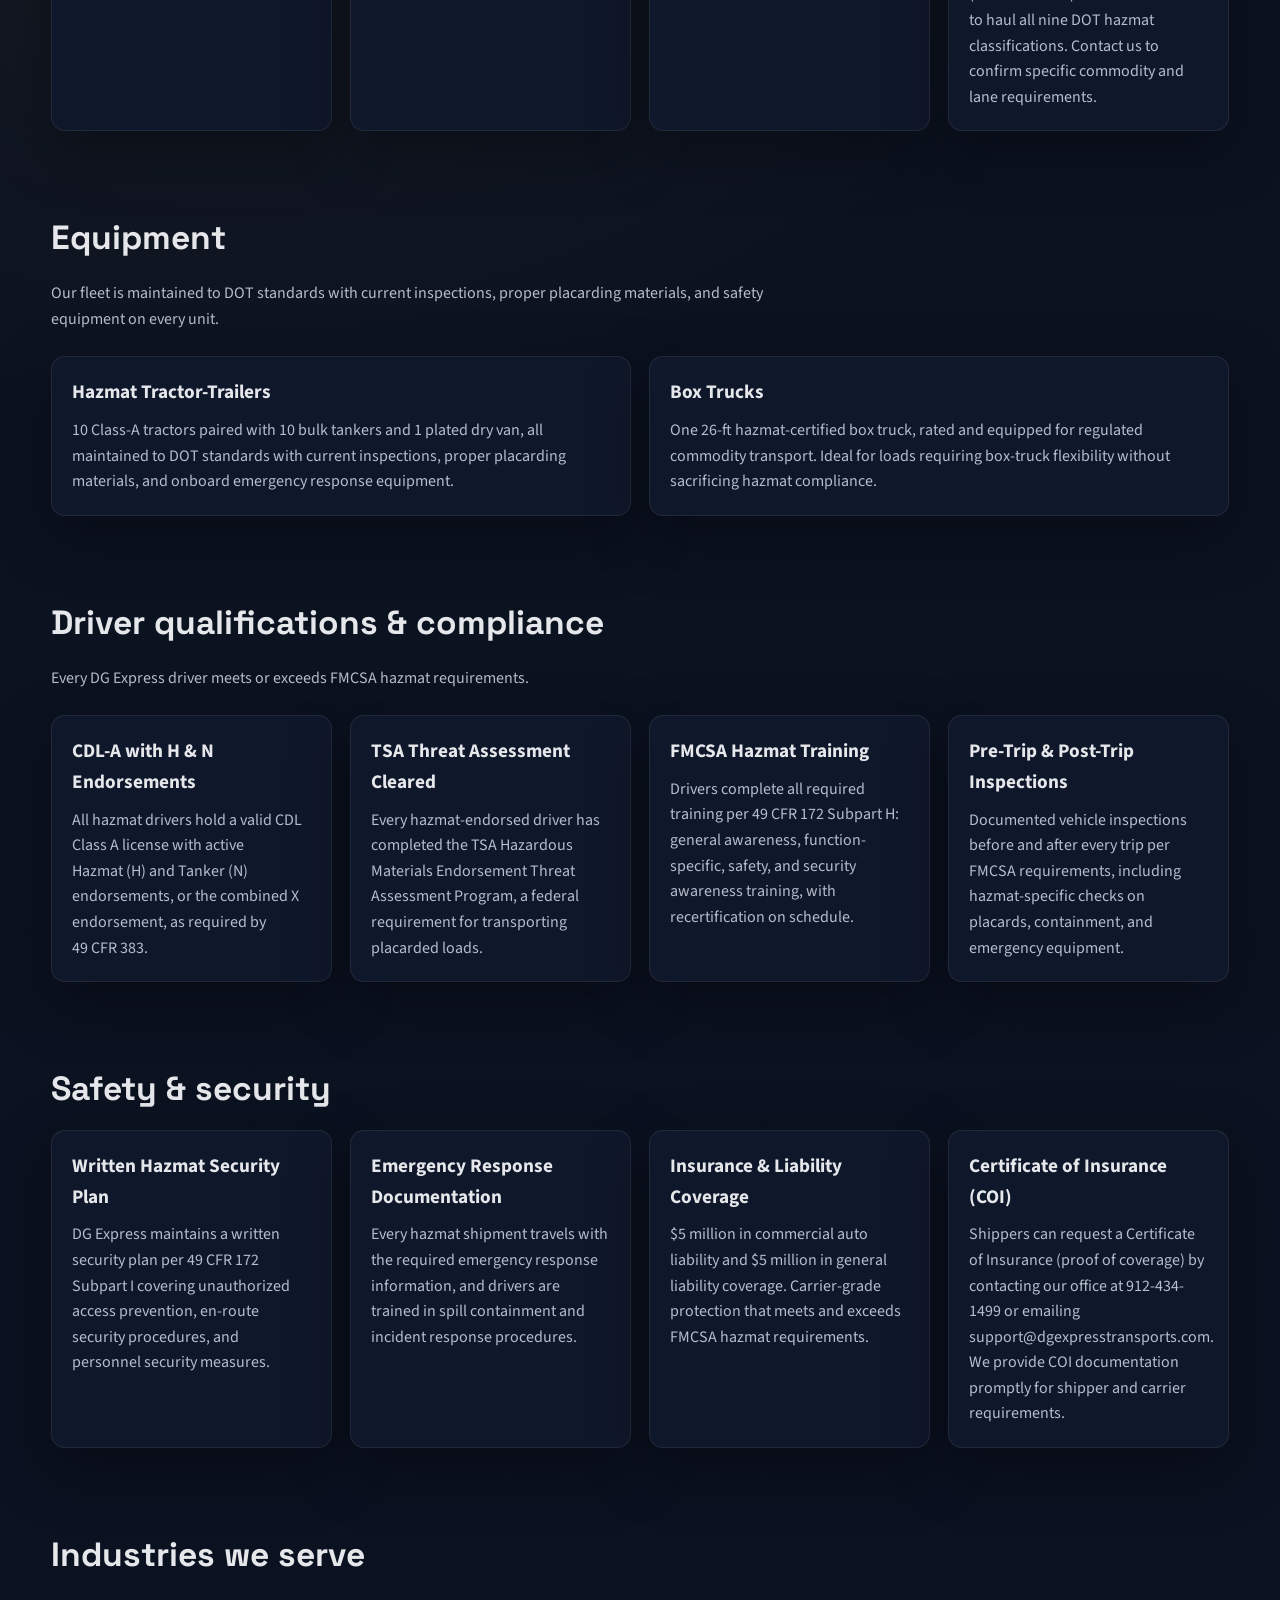
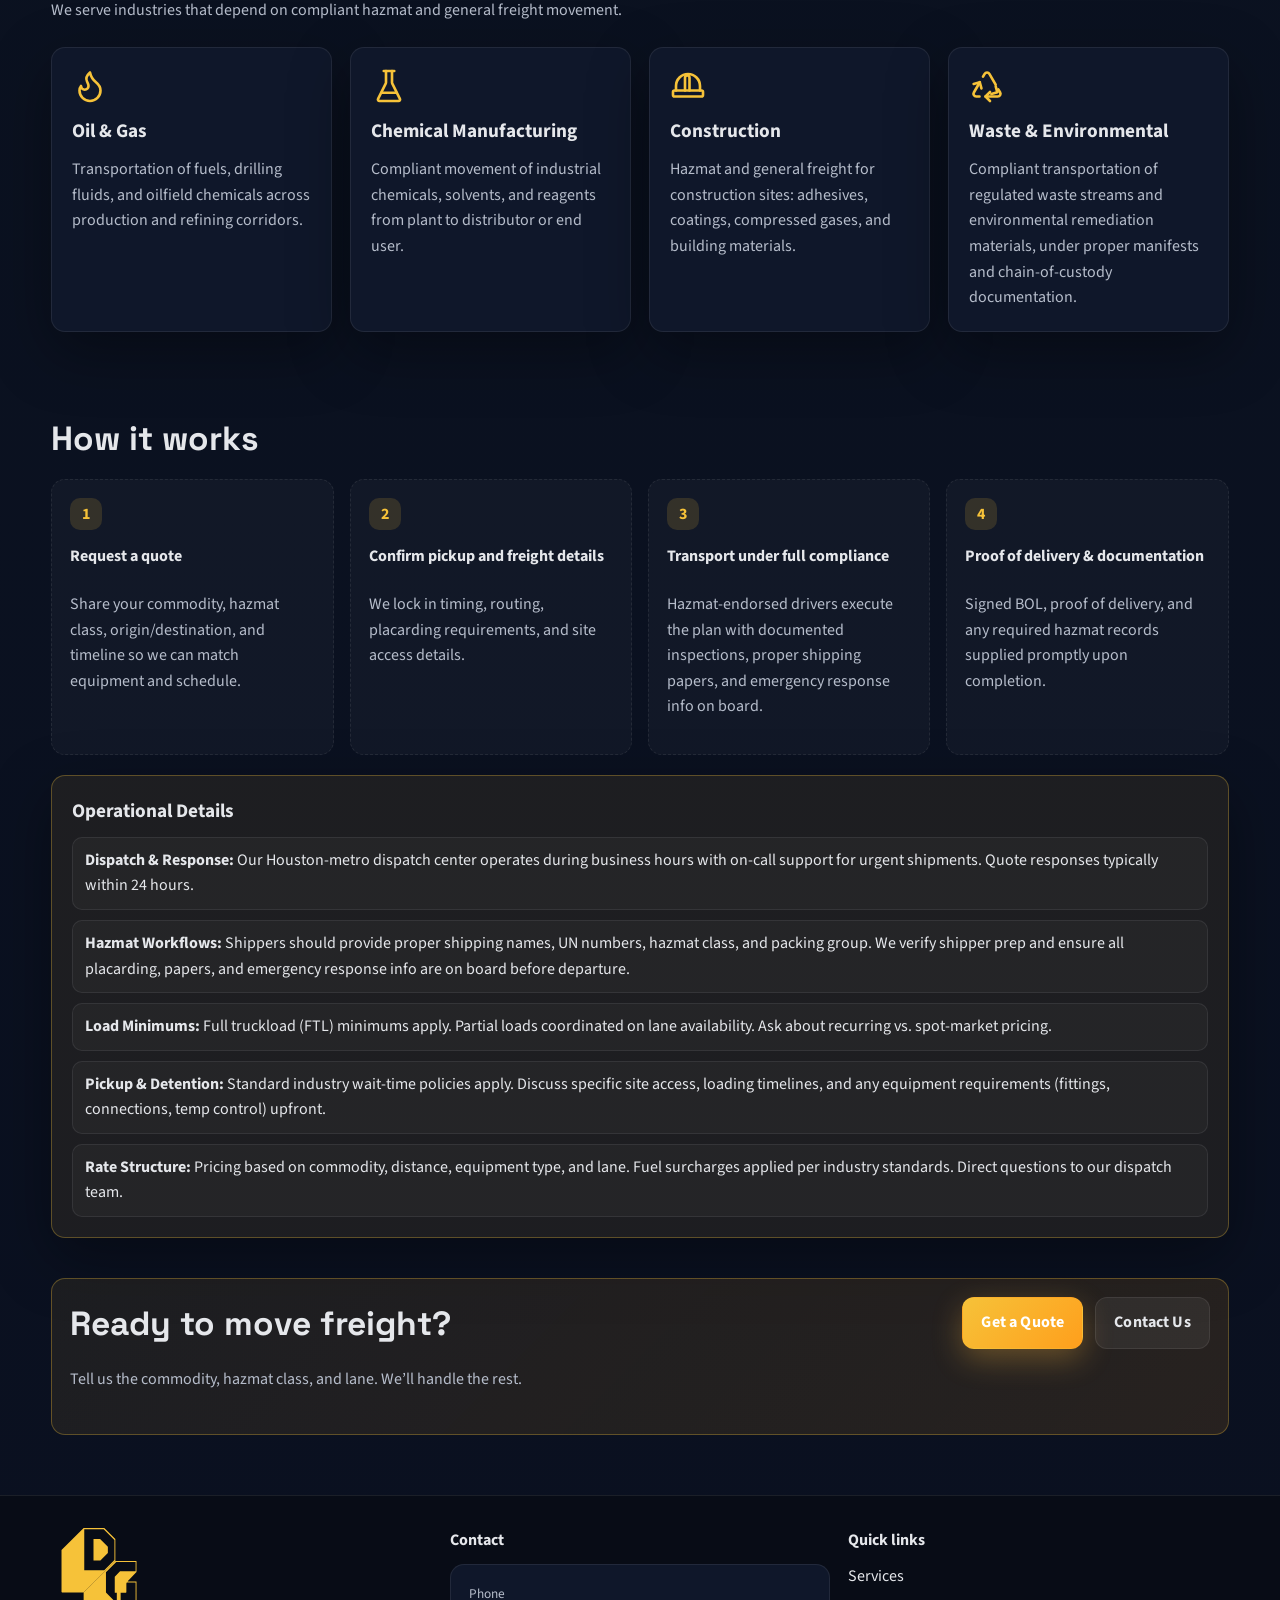
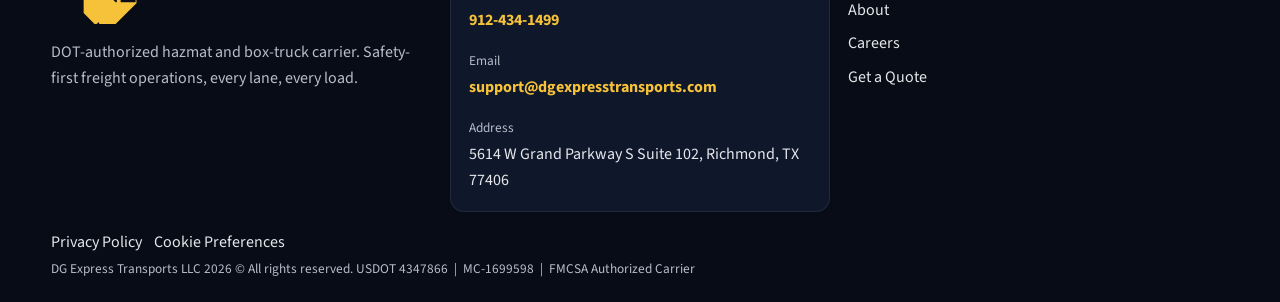
<file: services.html>
<!doctype html>
<html lang="en">
<head>
  <meta charset="UTF-8">
  <meta name="viewport" content="width=device-width, initial-scale=1.0">
  <title>Hazmat &amp; Box-Truck Freight Services | DG Express Transports</title>
  <meta name="description" content="DOT-compliant hazmat trucking and box-truck freight services. We haul flammable liquids, corrosives, gases, and general freight across the continental U.S. Request a quote.">
  <!-- Open Graph / Social Preview -->
  <meta property="og:type" content="website">
  <meta property="og:site_name" content="DG Express Transports">
  <meta property="og:url" content="https://www.dgexpresstransports.com/services.html">
  <meta property="og:title" content="Hazmat &amp; Box-Truck Freight Services | DG Express Transports">
  <meta property="og:description" content="DOT-compliant hazmat trucking and box-truck freight services. We haul flammable liquids, corrosives, gases, and general freight across the continental U.S.">
  <meta property="og:image" content="https://www.dgexpresstransports.com/images/logos/preview.jpg">
  <meta property="og:image:secure_url" content="https://www.dgexpresstransports.com/images/logos/preview.jpg">
  <meta property="og:image:type" content="image/jpeg">
  <meta property="og:image:width" content="1200">
  <meta property="og:image:height" content="630">
  <meta property="og:image:alt" content="DG Express Transports — Hazmat &amp; Box-Truck Freight Carrier">
  <!-- Twitter Card -->
  <meta name="twitter:card" content="summary_large_image">
  <meta name="twitter:title" content="Hazmat &amp; Box-Truck Freight Services | DG Express Transports">
  <meta name="twitter:description" content="DOT-compliant hazmat trucking and box-truck freight services. We haul flammable liquids, corrosives, gases, and general freight across the continental U.S.">
  <meta name="twitter:image" content="https://www.dgexpresstransports.com/images/logos/preview.jpg">
  <meta name="twitter:image:alt" content="DG Express Transports — Hazmat &amp; Box-Truck Freight Carrier">
  <!-- Canonical -->
  <link rel="canonical" href="https://www.dgexpresstransports.com/services.html">
  <!-- Google Analytics: replace G-XXXXXXXXXX with your Measurement ID and uncomment -->
  <!--
  <script async src="https://www.googletagmanager.com/gtag/js?id=G-XXXXXXXXXX"></script>
  <script>
    window.dataLayer = window.dataLayer || [];
    function gtag(){dataLayer.push(arguments);}
    gtag('js', new Date());
    gtag('config', 'G-XXXXXXXXXX');
  </script>
  -->
  <link rel="stylesheet" href="styles.css">
</head>
<body data-page="services">
  <header>
    <div class="container navbar">
      <a class="brand" href="index.html">
        <img class="logo-wordmark" src="images/logos/logo-wordmark.svg" alt="DG Express Transports">
        <img class="logo-symbol" src="images/logos/logo-symbol.svg" alt="DG Express Transports">
      </a>
      <button class="menu-toggle" aria-label="Toggle navigation"><span></span></button>
      <nav class="nav-links">
        <a href="index.html" data-page="home">Home</a>
        <a href="services.html" data-page="services">Services</a>
        <a href="about.html" data-page="about">About</a>
        <a href="careers.html" data-page="careers">Careers</a>
        <a href="contact.html" data-page="contact">Contact</a>
        <a class="btn btn-primary" href="quote.html" data-page="quote">Get a Quote</a>
      </nav>
    </div>
  </header>

  <main class="container">
    <section class="hero">
      <div>
        <div class="eyebrow">FMCSA-compliant freight services</div>
        <h1>Hazmat &amp; Box-Truck Freight Services</h1>
        <p>DOT-authorized hazmat trucking and box-truck transportation for shippers who need safe, regulation-compliant freight movement across the continental United States.</p>
      </div>
      <div class="panel stacked">
        <h3>Ready to move your freight</h3>
        <p class="muted">Dedicated dispatch, documented safety procedures, CDL-A drivers with active H&nbsp;&amp;&nbsp;N endorsements, and full 49&nbsp;CFR compliance on every load.</p>
        <div class="actions">
          <a class="btn btn-primary" href="quote.html" data-page="quote">Request a quote</a>
          <a class="btn btn-ghost" href="contact.html">Talk with us</a>
        </div>
      </div>
    </section>

    <div class="trust-strip">
      <div class="trust-chip">USDOT 4347866 | MC-1699598</div>
      <div class="trust-chip">All 9 DOT Hazmat Classes</div>
      <div class="trust-chip">18+ Years Bulk Tanker Experience</div>
      <div class="trust-chip">$5M Liability Coverage</div>
    </div>

    <section class="section">
      <h2>Core freight services</h2>
      <div class="cards-grid">
        <div class="card">
          <h3>Hazmat Trucking</h3>
          <p>Full truckload (FTL) transportation of hazardous materials under DOT and FMCSA authority. We handle commodities across multiple hazmat classes including flammable liquids (Class&nbsp;3), flammable gases (Class&nbsp;2.1), corrosives (Class&nbsp;8), and other regulated materials. Every shipment moves with proper placarding and documentation per 49&nbsp;CFR.</p>
        </div>
        <div class="card">
          <h3>Box-Truck Freight</h3>
          <p>Flexible box-truck transportation for general freight, partial loads, and non-hazmat shipments. Ideal for regional and long-haul lanes that don’t require a full tractor-trailer.</p>
        </div>
        <div class="card">
          <h3>Nationwide Coverage</h3>
          <p>Freight service across all 48 contiguous states, dispatched from the Houston, TX metro. We coordinate pickup, routing, and drop-off to keep your supply chain on schedule.</p>
        </div>
      </div>
    </section>

    <section class="section">
      <h2>Hazmat classes we transport</h2>
      <p class="lead">Our drivers and equipment are authorized to haul the following DOT hazmat classifications. Contact us to confirm lane availability and any commodity-specific requirements.</p>
      <div class="cards-grid">
        <div class="card">
          <div class="hazmat-diamond"></div>
          <h3>Class 2: Gases</h3>
          <p>Flammable gases (2.1), non-flammable/non-toxic gases (2.2), and toxic gases (2.3). Commodities include butane, petroleum products, and crude oil.</p>
        </div>
        <div class="card">
          <div class="hazmat-diamond"></div>
          <h3>Class 3: Flammable Liquids</h3>
          <p>Fuels, solvents, and other flammable liquids transported under strict temperature and containment protocols.</p>
        </div>
        <div class="card">
          <div class="hazmat-diamond"></div>
          <h3>Class 8: Corrosives</h3>
          <p>Acids, batteries, and corrosive substances requiring specialized handling and segregation.</p>
        </div>
        <div class="card">
          <div class="hazmat-diamond"></div>
          <h3>All Additional Classes</h3>
          <p>Class&nbsp;1 (Explosives), Class&nbsp;4 (Flammable Solids), Class&nbsp;5 (Oxidizers &amp; Organic Peroxides), Class&nbsp;6 (Toxic &amp; Infectious Substances), Class&nbsp;7 (Radioactive Materials), and Class&nbsp;9 (Miscellaneous). We are authorized to haul all nine DOT hazmat classifications. Contact us to confirm specific commodity and lane requirements.</p>
        </div>
      </div>
    </section>

    <section class="section">
      <h2>Equipment</h2>
      <p class="lead">Our fleet is maintained to DOT standards with current inspections, proper placarding materials, and safety equipment on every unit.</p>
      <div class="cards-grid">
        <div class="card">
          <h3>Hazmat Tractor-Trailers</h3>
          <p>10 Class-A tractors paired with 10 bulk tankers and 1 plated dry van, all maintained to DOT standards with current inspections, proper placarding materials, and onboard emergency response equipment.</p>
        </div>
        <div class="card">
          <h3>Box Trucks</h3>
          <p>One 26-ft hazmat-certified box truck, rated and equipped for regulated commodity transport. Ideal for loads requiring box-truck flexibility without sacrificing hazmat compliance.</p>
        </div>
      </div>
    </section>

    <section class="section">
      <h2>Driver qualifications &amp; compliance</h2>
      <p class="lead">Every DG Express driver meets or exceeds FMCSA hazmat requirements.</p>
      <div class="cards-grid">
        <div class="card">
          <h3>CDL-A with H &amp; N Endorsements</h3>
          <p>All hazmat drivers hold a valid CDL Class&nbsp;A license with active Hazmat&nbsp;(H) and Tanker&nbsp;(N) endorsements, or the combined X endorsement, as required by 49&nbsp;CFR&nbsp;383.</p>
        </div>
        <div class="card">
          <h3>TSA Threat Assessment Cleared</h3>
          <p>Every hazmat-endorsed driver has completed the TSA Hazardous Materials Endorsement Threat Assessment Program, a federal requirement for transporting placarded loads.</p>
        </div>
        <div class="card">
          <h3>FMCSA Hazmat Training</h3>
          <p>Drivers complete all required training per 49&nbsp;CFR&nbsp;172 Subpart&nbsp;H: general awareness, function-specific, safety, and security awareness training, with recertification on schedule.</p>
        </div>
        <div class="card">
          <h3>Pre-Trip &amp; Post-Trip Inspections</h3>
          <p>Documented vehicle inspections before and after every trip per FMCSA requirements, including hazmat-specific checks on placards, containment, and emergency equipment.</p>
        </div>
      </div>
    </section>

    <section class="section">
      <h2>Safety &amp; security</h2>
      <div class="cards-grid">
        <div class="card">
          <h3>Written Hazmat Security Plan</h3>
          <p>DG Express maintains a written security plan per 49&nbsp;CFR&nbsp;172 Subpart&nbsp;I covering unauthorized access prevention, en-route security procedures, and personnel security measures.</p>
        </div>
        <div class="card">
          <h3>Emergency Response Documentation</h3>
          <p>Every hazmat shipment travels with the required emergency response information, and drivers are trained in spill containment and incident response procedures.</p>
        </div>
        <div class="card">
          <h3>Insurance &amp; Liability Coverage</h3>
          <p>$5 million in commercial auto liability and $5 million in general liability coverage. Carrier-grade protection that meets and exceeds FMCSA hazmat requirements.</p>
        </div>
        <div class="card">
          <h3>Certificate of Insurance (COI)</h3>
          <p>Shippers can request a Certificate of Insurance (proof of coverage) by contacting our office at <a href="tel:9124341499">912-434-1499</a> or emailing <a href="mailto:support@dgexpresstransports.com">support@dgexpresstransports.com</a>. We provide COI documentation promptly for shipper and carrier requirements.</p>
        </div>
      </div>
    </section>

    <section class="section">
      <h2>Industries we serve</h2>
      <p class="lead">We serve industries that depend on compliant hazmat and general freight movement.</p>
      <div class="cards-grid">
        <div class="card">
          <div class="card-icon" style="color:var(--accent);">
            <!-- Flame / Oil & Gas -->
            <svg xmlns="http://www.w3.org/2000/svg" width="36" height="36" viewBox="0 0 24 24" fill="none" stroke="currentColor" stroke-width="1.75" stroke-linecap="round" stroke-linejoin="round" aria-hidden="true"><path d="M8.5 14.5A2.5 2.5 0 0 0 11 12c0-1.38-.5-2-1-3-1.072-2.143-.224-4.054 2-6 .5 2.5 2 4.9 4 6.5 2 1.6 3 3.5 3 5.5a7 7 0 1 1-14 0c0-1.153.433-2.294 1-3a2.5 2.5 0 0 0 2.5 2.5z"/></svg>
          </div>
          <h3>Oil &amp; Gas</h3>
          <p>Transportation of fuels, drilling fluids, and oilfield chemicals across production and refining corridors.</p>
        </div>
        <div class="card">
          <div class="card-icon" style="color:var(--accent);">
            <!-- Flask / Chemical Manufacturing -->
            <svg xmlns="http://www.w3.org/2000/svg" width="36" height="36" viewBox="0 0 24 24" fill="none" stroke="currentColor" stroke-width="1.75" stroke-linecap="round" stroke-linejoin="round" aria-hidden="true"><path d="M10 2v7.527a2 2 0 0 1-.211.896L4.72 20.55a1 1 0 0 0 .9 1.45h12.76a1 1 0 0 0 .9-1.45l-5.069-10.127A2 2 0 0 1 14 9.527V2"/><path d="M8.5 2h7"/><path d="M7 16.5h10"/></svg>
          </div>
          <h3>Chemical Manufacturing</h3>
          <p>Compliant movement of industrial chemicals, solvents, and reagents from plant to distributor or end user.</p>
        </div>
        <div class="card">
          <div class="card-icon" style="color:var(--accent);">
            <!-- Hard Hat / Construction -->
            <svg xmlns="http://www.w3.org/2000/svg" width="36" height="36" viewBox="0 0 24 24" fill="none" stroke="currentColor" stroke-width="1.75" stroke-linecap="round" stroke-linejoin="round" aria-hidden="true"><path d="M2 18a1 1 0 0 0 1 1h18a1 1 0 0 0 1-1v-2a1 1 0 0 0-1-1H3a1 1 0 0 0-1 1v2z"/><path d="M10 15V6.5a1.5 1.5 0 0 1 3 0V15"/><path d="M4 15v-3a8 8 0 0 1 16 0v3"/></svg>
          </div>
          <h3>Construction</h3>
          <p>Hazmat and general freight for construction sites: adhesives, coatings, compressed gases, and building materials.</p>
        </div>
        <div class="card">
          <div class="card-icon" style="color:var(--accent);">
            <!-- Recycle / Waste & Environmental -->
            <svg xmlns="http://www.w3.org/2000/svg" width="36" height="36" viewBox="0 0 24 24" fill="none" stroke="currentColor" stroke-width="1.75" stroke-linecap="round" stroke-linejoin="round" aria-hidden="true"><path d="M7 19H4.815a1.83 1.83 0 0 1-1.57-.881 1.785 1.785 0 0 1-.004-1.784L7.196 9.5"/><path d="M11 19h8.203a1.83 1.83 0 0 0 1.556-.89 1.784 1.784 0 0 0 0-1.775l-1.226-2.12"/><path d="m14 16-3 3 3 3"/><path d="M8.293 13.596 7.196 9.5 3.1 10.598"/><path d="m9.344 5.811 1.093-1.892A1.83 1.83 0 0 1 12.013 3a1.784 1.784 0 0 1 1.575.887l4.184 7.238"/><path d="m17.8 12.2 1.093 3.996-3.996 1.098"/></svg>
          </div>
          <h3>Waste &amp; Environmental</h3>
          <p>Compliant transportation of regulated waste streams and environmental remediation materials, under proper manifests and chain-of-custody documentation.</p>
        </div>
      </div>
    </section>

    <section class="section">
      <h2>How it works</h2>
      <div class="list-steps">
        <div class="step"><span>1</span><strong>Request a quote</strong><p class="muted">Share your commodity, hazmat class, origin/destination, and timeline so we can match equipment and schedule.</p></div>
        <div class="step"><span>2</span><strong>Confirm pickup and freight details</strong><p class="muted">We lock in timing, routing, placarding requirements, and site access details.</p></div>
        <div class="step"><span>3</span><strong>Transport under full compliance</strong><p class="muted">Hazmat-endorsed drivers execute the plan with documented inspections, proper shipping papers, and emergency response info on board.</p></div>
        <div class="step"><span>4</span><strong>Proof of delivery &amp; documentation</strong><p class="muted">Signed BOL, proof of delivery, and any required hazmat records supplied promptly upon completion.</p></div>
      </div>

      <div class="card" style="margin-top:20px; background: rgba(246, 194, 57, 0.08); border-color: rgba(246, 194, 57, 0.3);">
        <h3>Operational Details</h3>
        <ul class="clean">
          <li><strong>Dispatch &amp; Response:</strong> Our Houston-metro dispatch center operates during business hours with on-call support for urgent shipments. Quote responses typically within 24 hours.</li>
          <li><strong>Hazmat Workflows:</strong> Shippers should provide proper shipping names, UN numbers, hazmat class, and packing group. We verify shipper prep and ensure all placarding, papers, and emergency response info are on board before departure.</li>
          <li><strong>Load Minimums:</strong> Full truckload (FTL) minimums apply. Partial loads coordinated on lane availability. Ask about recurring vs. spot-market pricing.</li>
          <li><strong>Pickup &amp; Detention:</strong> Standard industry wait-time policies apply. Discuss specific site access, loading timelines, and any equipment requirements (fittings, connections, temp control) upfront.</li>
          <li><strong>Rate Structure:</strong> Pricing based on commodity, distance, equipment type, and lane. Fuel surcharges applied per industry standards. Direct questions to our dispatch team.</li>
        </ul>
      </div>
    </section>

    <section class="section highlight-panel">
      <div class="split">
        <div>
          <h2>Ready to move freight?</h2>
          <p class="lead">Tell us the commodity, hazmat class, and lane. We’ll handle the rest.</p>
        </div>
        <div class="actions" style="display:flex; justify-content:flex-end; align-items:center; gap:12px; flex-wrap:wrap;">
          <a class="btn btn-primary" href="quote.html" data-page="quote">Get a Quote</a>
          <a class="btn btn-ghost" href="contact.html">Contact Us</a>
        </div>
      </div>
    </section>
  </main>

  <footer class="footer">
    <div class="container">
      <div class="top">
        <div>
          <div class="brand" style="margin-bottom:10px;">
            <img src="images/logos/logo-symbol.svg" alt="DG Express logo symbol" style="height:96px;">
          </div>
          <p class="muted">DOT-authorized hazmat and box-truck carrier. Safety-first freight operations, every lane, every load.</p>
        </div>
        <div>
          <h4>Contact</h4>
          <div class="contact-card">
            <div class="contact-item"><small>Phone</small><a href="tel:9124341499">912-434-1499</a></div>
            <div class="contact-item"><small>Email</small><a href="mailto:support@dgexpresstransports.com">support@dgexpresstransports.com</a></div>
            <div class="contact-item"><small>Address</small><span>5614 W Grand Parkway S Suite 102, Richmond, TX 77406</span></div>
          </div>
        </div>
        <div>
          <h4>Quick links</h4>
          <div class="quick-links">
            <a href="services.html">Services</a>
            <a href="about.html">About</a>
            <a href="careers.html">Careers</a>
            <a href="quote.html">Get a Quote</a>
          </div>
        </div>
      </div>
      <div class="utility-links">
        <a href="privacy.html">Privacy Policy</a>
        <a href="cookies.html">Cookie Preferences</a>
      </div>
      <small>DG Express Transports LLC <span data-year></span> &copy; All rights reserved. USDOT&nbsp;4347866 &nbsp;|&nbsp; MC-1699598 &nbsp;|&nbsp; FMCSA Authorized Carrier</small>
    </div>
  </footer>
  <script src="script.js"></script>
</body>
</html>
</file>
<file: styles.css>
@import url('https://fonts.googleapis.com/css2?family=Space+Grotesk:wght@400;500;600;700&family=Source+Sans+3:wght@400;500;600&display=swap');

:root {
  --bg: #0d1220;
  --panel: #11192b;
  --panel-alt: #0f172a;
  --text: #e5e7eb;
  --muted: #b6bdcb;
  --accent: #f6c239;
  --accent-strong: #ff9f1c;
  --line: rgba(255,255,255,0.08);
  --success: #3dd598;
  --error: #ff6b6b;
  --shadow: 0 20px 60px rgba(0,0,0,0.35);
  --radius: 14px;
}

* {
  box-sizing: border-box;
}

body {
  margin: 0;
  font-family: 'Source Sans 3', system-ui, -apple-system, sans-serif;
  background: radial-gradient(circle at 20% 20%, rgba(255, 193, 82, 0.08), transparent 25%),
              radial-gradient(circle at 80% 0%, rgba(255, 159, 28, 0.12), transparent 30%),
              linear-gradient(180deg, #0b1220 0%, #0b1220 45%, #0a1020 100%);
  color: var(--text);
  line-height: 1.6;
  min-height: 100vh;
}

a {
  color: inherit;
  text-decoration: none;
}

a:hover {
  color: var(--accent);
}

img { max-width: 100%; display: block; }

.container {
  width: min(1180px, 92%);
  margin: 0 auto;
}

header {
  position: sticky;
  top: 0;
  z-index: 40;
  backdrop-filter: blur(16px);
  background: rgba(9, 14, 28, 0.9);
  border-bottom: 1px solid var(--line);
}

.navbar {
  display: flex;
  align-items: center;
  justify-content: space-between;
  padding: 10px 0;
}

.brand {
  display: flex;
  align-items: center;
  gap: 12px;
  font-weight: 700;
  letter-spacing: 0.6px;
  text-transform: uppercase;
}

.brand .logo-wordmark { height: 108px; }
.brand .logo-symbol   { height: 36px; display: none; }

.nav-links {
  display: flex;
  align-items: center;
  gap: 22px;
}

.nav-links a {
  font-weight: 600;
  letter-spacing: 0.01em;
  padding: 8px 0;
  position: relative;
}

.nav-links .btn { padding: 8px 14px; font-size: 0.9rem; }

.nav-links a.active::after {
  content: '';
  position: absolute;
  left: 0;
  bottom: -6px;
  height: 3px;
  width: 100%;
  background: linear-gradient(90deg, var(--accent), var(--accent-strong));
  border-radius: 999px;
}

.btn {
  display: inline-flex;
  align-items: center;
  justify-content: center;
  gap: 8px;
  padding: 12px 18px;
  border-radius: 12px;
  font-weight: 700;
  letter-spacing: 0.01em;
  border: 1px solid transparent;
  transition: transform 0.2s ease, box-shadow 0.2s ease, background 0.2s ease, color 0.2s ease, border 0.2s ease;
  cursor: pointer;
  text-decoration: none;
}

.btn-primary {
  background: linear-gradient(135deg, var(--accent), var(--accent-strong));
  color: #ffffff;
  box-shadow: 0 10px 30px rgba(255, 184, 63, 0.3);
  text-shadow: none;
}

.btn-primary:hover { transform: translateY(-1px) scale(1.01); color: #ffffff; }

.btn-ghost {
  background: rgba(255, 255, 255, 0.06);
  border: 1px solid var(--line);
  color: var(--text);
  text-shadow: none;
}

.btn-ghost:hover { border-color: rgba(255,255,255,0.25); color: var(--text); }

.hero {
  padding: 80px 0 60px;
  display: grid;
  grid-template-columns: repeat(auto-fit, minmax(280px, 1fr));
  gap: 40px;
  align-items: center;
  position: relative;
}

.hero .eyebrow {
  display: inline-flex;
  align-items: center;
  gap: 8px;
  padding: 8px 12px;
  border-radius: 999px;
  background: rgba(246, 194, 57, 0.15);
  color: var(--accent);
  font-weight: 700;
  letter-spacing: 0.04em;
  text-transform: uppercase;
  font-size: 12px;
}

.hero h1 {
  font-family: 'Space Grotesk', 'Source Sans 3', sans-serif;
  font-size: clamp(2.2rem, 4vw, 3.5rem);
  margin: 16px 0 12px;
  line-height: 1.15;
}

.hero p {
  font-size: 1.05rem;
  margin-bottom: 22px;
}

.hero .actions { display: flex; gap: 12px; flex-wrap: wrap; }
.hero.has-bg::before {
  content: '';
  position: absolute;
  top: 0;
  bottom: -140px;
  left: 50%;
  width: 100vw;
  transform: translateX(-50%);
  background-image: var(--hero-bg, none);
  background-size: cover;
  background-position: center;
  background-repeat: no-repeat;
  -webkit-mask-image: linear-gradient(to bottom, black 55%, transparent 100%);
  mask-image: linear-gradient(to bottom, black 55%, transparent 100%);
  z-index: 0;
  pointer-events: none;
}

.hero.has-bg > * {
  position: relative;
  z-index: 1;
  text-shadow: 0 2px 12px rgba(0, 0, 0, 0.7), 0 1px 3px rgba(0, 0, 0, 0.9);
}

body[data-page="home"] .hero.has-bg { --hero-bg: url('images/herobg.png'); }

.panel {
  background: var(--panel);
  border: 1px solid var(--line);
  border-radius: var(--radius);
  padding: 22px;
  box-shadow: var(--shadow);
}

.trust-strip {
  display: grid;
  grid-template-columns: repeat(auto-fit, minmax(150px, 1fr));
  gap: 14px;
  margin: 50px 0;
}

.trust-chip {
  background: rgba(255,255,255,0.04);
  border: 1px solid var(--line);
  border-radius: 12px;
  padding: 14px 16px;
  font-weight: 600;
  letter-spacing: 0.01em;
  display: flex;
  align-items: center;
  gap: 10px;
}

.section {
  padding: 40px 0;
}

.section h2 {
  font-family: 'Space Grotesk', 'Source Sans 3', sans-serif;
  font-size: clamp(1.6rem, 3vw, 2.1rem);
  margin: 0 0 14px;
}

.section p.lead {
  color: var(--muted);
  max-width: 760px;
  margin-bottom: 24px;
}

.cards-grid {
  display: grid;
  grid-template-columns: repeat(auto-fit, minmax(240px, 1fr));
  gap: 18px;
}

.card {
  background: var(--panel-alt);
  border: 1px solid var(--line);
  border-radius: var(--radius);
  padding: 20px;
  box-shadow: var(--shadow);
}

.card-icon { margin-bottom: 12px; display: flex; }

.card h3 { margin-top: 0; margin-bottom: 10px; font-size: 1.2rem; }

.card p { margin: 0; color: var(--muted); }

.muted { color: var(--muted); }

.about-teaser {
  display: grid;
  grid-template-columns: repeat(auto-fit, minmax(260px, 1fr));
  gap: 22px;
  align-items: center;
}

.stacked {
  display: grid;
  gap: 12px;
}

.list-steps {
  display: grid;
  grid-template-columns: repeat(auto-fit, minmax(220px, 1fr));
  gap: 16px;
}

.step {
  display: flex;
  flex-direction: column;
  background: rgba(255,255,255,0.03);
  border: 1px dashed var(--line);
  border-radius: var(--radius);
  padding: 18px;
}

.step span {
  display: inline-flex;
  width: 32px;
  height: 32px;
  align-items: center;
  justify-content: center;
  border-radius: 10px;
  background: rgba(246, 194, 57, 0.15);
  color: var(--accent);
  font-weight: 700;
  margin-bottom: 14px;
}

.step strong {
  display: block;
  margin-bottom: 6px;
}

.contact-card {
  display: grid;
  grid-template-columns: repeat(auto-fit, minmax(220px, 1fr));
  gap: 16px;
  background: var(--panel-alt);
  border: 1px solid var(--line);
  border-radius: var(--radius);
  padding: 18px;
}

.contact-item { display: grid; gap: 4px; min-width: 0; }

.contact-item a { color: var(--accent); font-weight: 700; }

.form-panel {
  background: var(--panel);
  border: 1px solid var(--line);
  border-radius: var(--radius);
  padding: 20px;
  box-shadow: var(--shadow);
}

form { display: grid; gap: 14px; }

label { font-weight: 600; }

input, textarea, select {
  width: 100%;
  padding: 12px 14px;
  border-radius: 10px;
  border: 1px solid rgba(255,255,255,0.1);
  background: rgba(255,255,255,0.04);
  color: var(--text);
  font-size: 1rem;
}

input:focus, textarea:focus { outline: 2px solid var(--accent); }

textarea { min-height: 140px; resize: vertical; }

.checkbox-row {
  display: flex;
  align-items: flex-start;
  gap: 10px;
}

.checkbox-row input[type="checkbox"] {
  width: 18px;
  height: 18px;
  margin-top: 4px;
}

.form-status {
  padding: 10px 12px;
  border-radius: 10px;
  background: rgba(255,255,255,0.04);
  border: 1px solid var(--line);
  font-weight: 600;
  color: var(--muted);
  display: none;
}

.form-status.visible { display: block; }

.form-status.success { color: var(--success); border-color: rgba(61,213,152,0.4); }

.form-status.error { color: var(--error); border-color: rgba(255,107,107,0.4); }

.split {
  display: grid;
  grid-template-columns: repeat(auto-fit, minmax(280px, 1fr));
  gap: 20px;
  align-items: start;
}

.footer {
  padding: 32px 0 20px;
  border-top: 1px solid var(--line);
  background: rgba(8, 12, 22, 0.9);
  margin-top: 60px;
}

.footer .top {
  display: grid;
  grid-template-columns: repeat(auto-fit, minmax(200px, 1fr));
  gap: 18px;
  margin-bottom: 18px;
}

.footer h4 { margin: 0 0 10px; }

.quick-links { display: grid; gap: 8px; }

.utility-links { display: flex; gap: 12px; flex-wrap: wrap; }

.footer small { color: var(--muted); }

.hazmat-diamond {
  width: 18px;
  height: 18px;
  background: var(--accent);
  transform: rotate(45deg);
  margin-bottom: 16px;
  border-radius: 2px;
}

.highlight-panel {
  background: linear-gradient(135deg, rgba(246, 194, 57, 0.08), rgba(255, 159, 28, 0.12));
  border: 1px solid rgba(246, 194, 57, 0.3);
  border-radius: var(--radius);
  padding: 18px;
}

.job-card { display: grid; gap: 12px; }

.badges { display: flex; gap: 10px; flex-wrap: wrap; }

.badge {
  padding: 8px 12px;
  border-radius: 10px;
  border: 1px solid var(--line);
  background: rgba(255,255,255,0.05);
  font-weight: 700;
  letter-spacing: 0.01em;
}

ul.clean {
  list-style: none;
  padding: 0;
  margin: 0;
  display: grid;
  gap: 10px;
}

ul.clean li {
  padding: 10px 12px;
  border-radius: 10px;
  border: 1px solid var(--line);
  background: rgba(255,255,255,0.03);
}

.map-placeholder {
  border: 1px dashed var(--line);
  border-radius: var(--radius);
  padding: 16px;
  background: rgba(255,255,255,0.02);
}

.map-iframe { width: 100%; height: 260px; border: 0; border-radius: var(--radius); }

.cookie-toggles { display: grid; gap: 10px; }

.toggle-row {
  display: flex;
  justify-content: space-between;
  align-items: center;
  padding: 12px;
  border: 1px solid var(--line);
  border-radius: 10px;
  background: rgba(255,255,255,0.03);
}

.toggle-row p { margin: 0; color: var(--muted); }

.switch {
  position: relative;
  display: inline-block;
  width: 46px;
  height: 26px;
}

.switch input { display:none; }

.slider {
  position: absolute;
  cursor: pointer;
  top: 0; left: 0; right: 0; bottom: 0;
  background-color: #4b5563;
  transition: .2s;
  border-radius: 26px;
}

.slider:before {
  position: absolute;
  content: '';
  height: 18px; width: 18px;
  left: 4px; bottom: 4px;
  background-color: white;
  transition: .2s;
  border-radius: 50%;
}

input:checked + .slider {
  background: linear-gradient(135deg, var(--accent), var(--accent-strong));
}

input:checked + .slider:before {
  transform: translateX(20px);
}

.error-page {
  text-align: center;
  padding: 120px 0;
}

@media (max-width: 640px) {
  .hero.has-bg::before { background-position: 65% center; }
  .hero-line { display: block; }
  .footer .top { grid-template-columns: 1fr; }
  .contact-card {
    grid-template-columns: 1fr;
    font-size: 0.85rem;
  }
  .contact-item a { font-size: 0.85rem; }
}

@media (max-width: 860px) {
  .brand .logo-wordmark { display: none; }
  .brand .logo-symbol   { display: block; }
  .nav-links {
    position: absolute;
    left: 0; right: 0;
    top: 72px;
    background: rgba(8, 12, 22, 0.98);
    padding: 18px 24px;
    flex-direction: column;
    gap: 12px;
    border-bottom: 1px solid var(--line);
    display: none;
  }
  .nav-links.open { display: flex; }
  .menu-toggle {
    display: inline-flex;
    align-items: center;
    justify-content: center;
    width: 44px; height: 44px;
    border-radius: 12px;
    background: rgba(255,255,255,0.06);
    border: 1px solid var(--line);
    cursor: pointer;
  }
  .menu-toggle span { width: 20px; height: 2px; background: var(--text); display: block; position: relative; }
  .menu-toggle span::before, .menu-toggle span::after {
    content: '';
    position: absolute;
    left: 0;
    width: 20px; height: 2px;
    background: var(--text);
  }
  .menu-toggle span::before { top: -6px; }
  .menu-toggle span::after { top: 6px; }
}

@media (min-width: 861px) {
  .menu-toggle { display: none; }
}
</file>
